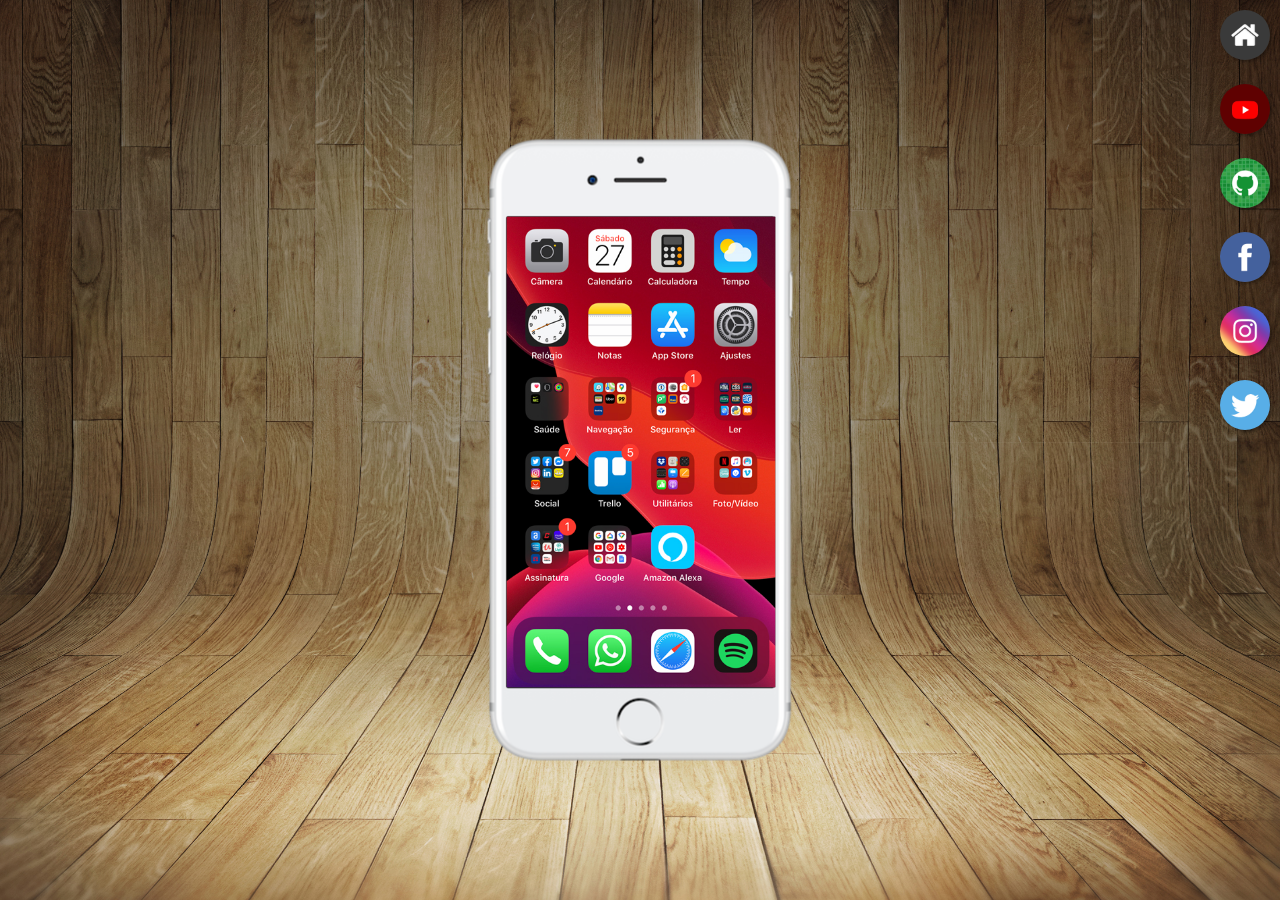
<file: pacote-d013/index.html>
<!DOCTYPE html>
<html lang="pt-br">
<head>
    <meta charset="UTF-8">
    <meta name="viewport" content="width=device-width, initial-scale=1.0">
    <link rel="shortcut icon" href="favicon.ico" type="image/x-icon">
    <link rel="stylesheet" href="pacote-d013/estilos/style.css">
    <title>Projeto Rede Social</title>
</head>
<body>
    <main>
        <section id="telefone">
            <iframe src="home.html" name="tela" id="tela" frameborder="0"></iframe>
        </section>
        <section id="rede-social">
            <a href="home.html" target="tela"><img src="imagens/logo-home.jpg" alt="home"> </a><br>
            <a href="../youtube.html" target="tela"><img src="imagens/logo-youtube.jpg" alt="youtube"> </a><br>
            <a href="../github.html" target="tela"><img src="imagens/logo-github.jpg" alt="github"> </a><br>
            <a href="../facebook.html" target="tela"><img src="imagens/logo-facebook.jpg" alt="facebook"> </a><br>
            <a href="../instagram.html" target="tela"><img src="imagens/logo-instagram.jpg" alt="instagram"> </a><br>
            <a href="../x(old_twitter).html" target="tela"><img src="imagens/logo-twitter.jpg" alt="x"> </a>
        </section>
    </main>
</body>
</html>
</file>
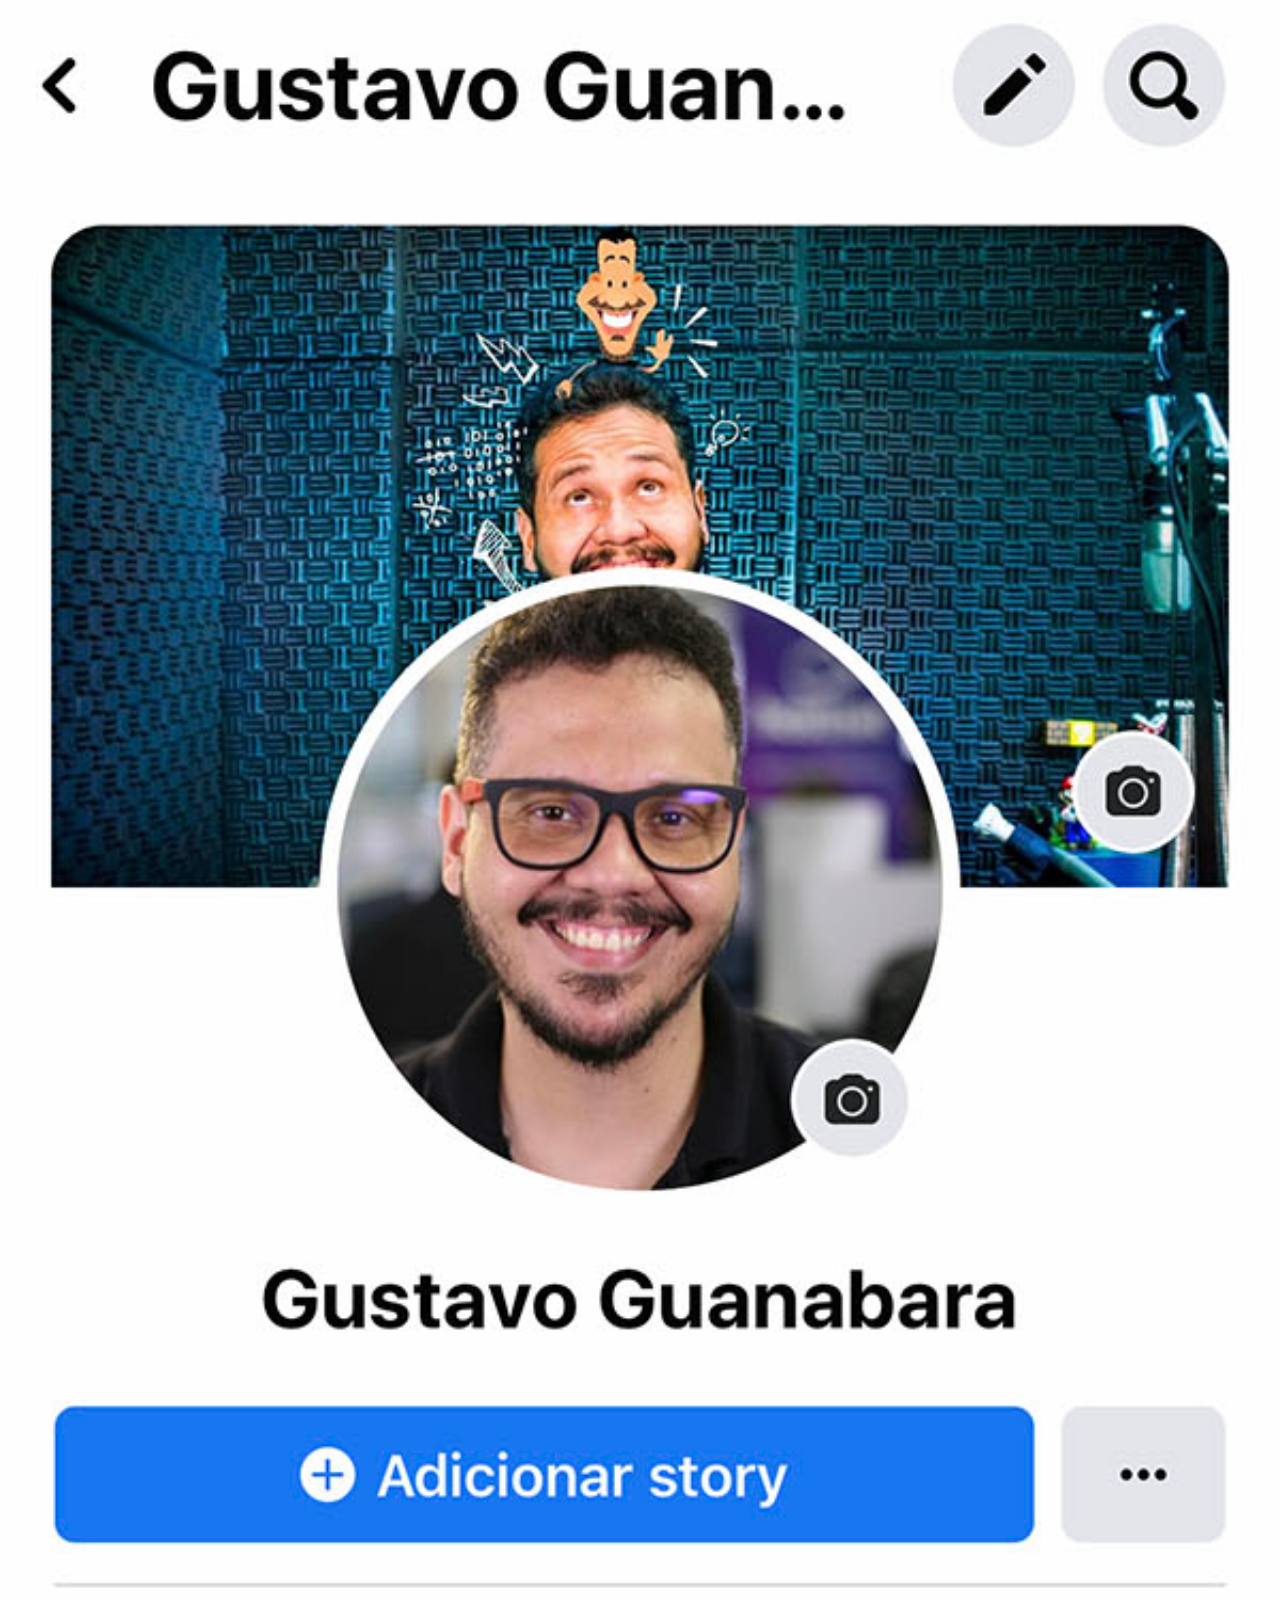
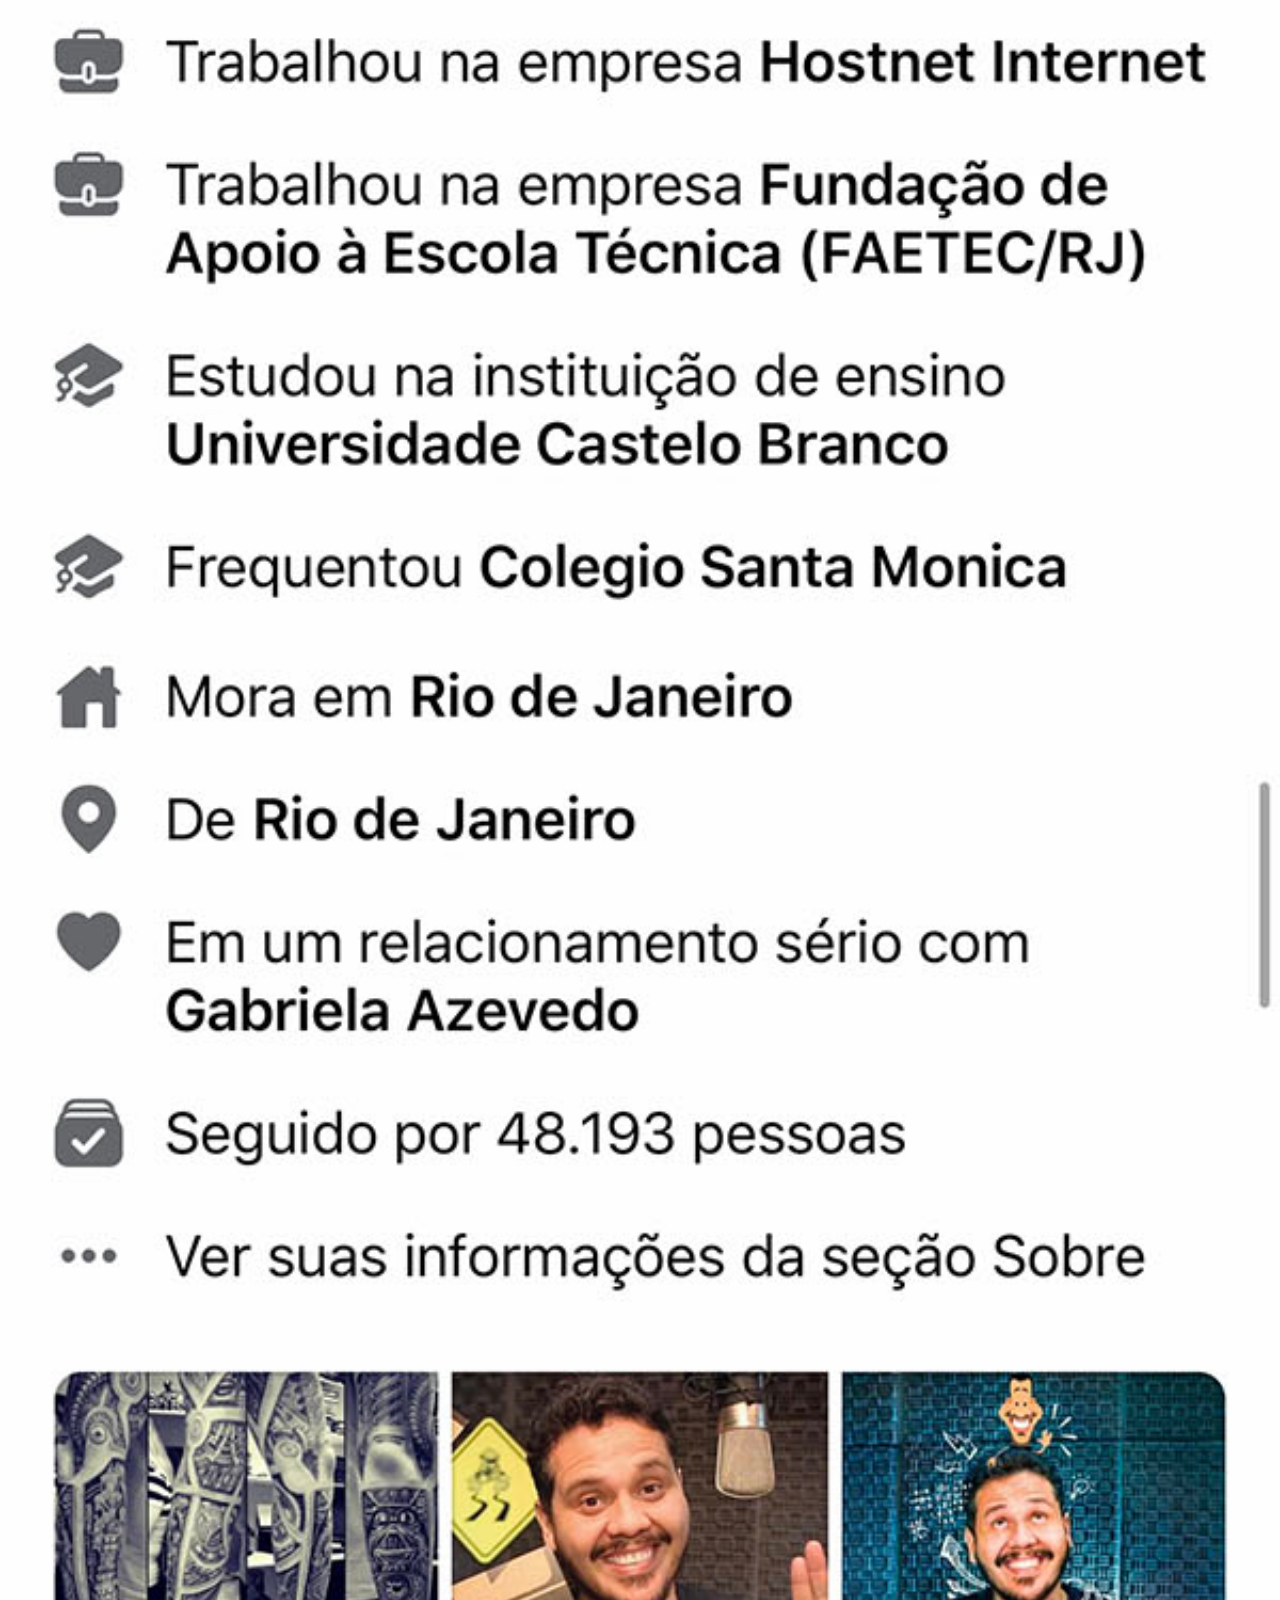
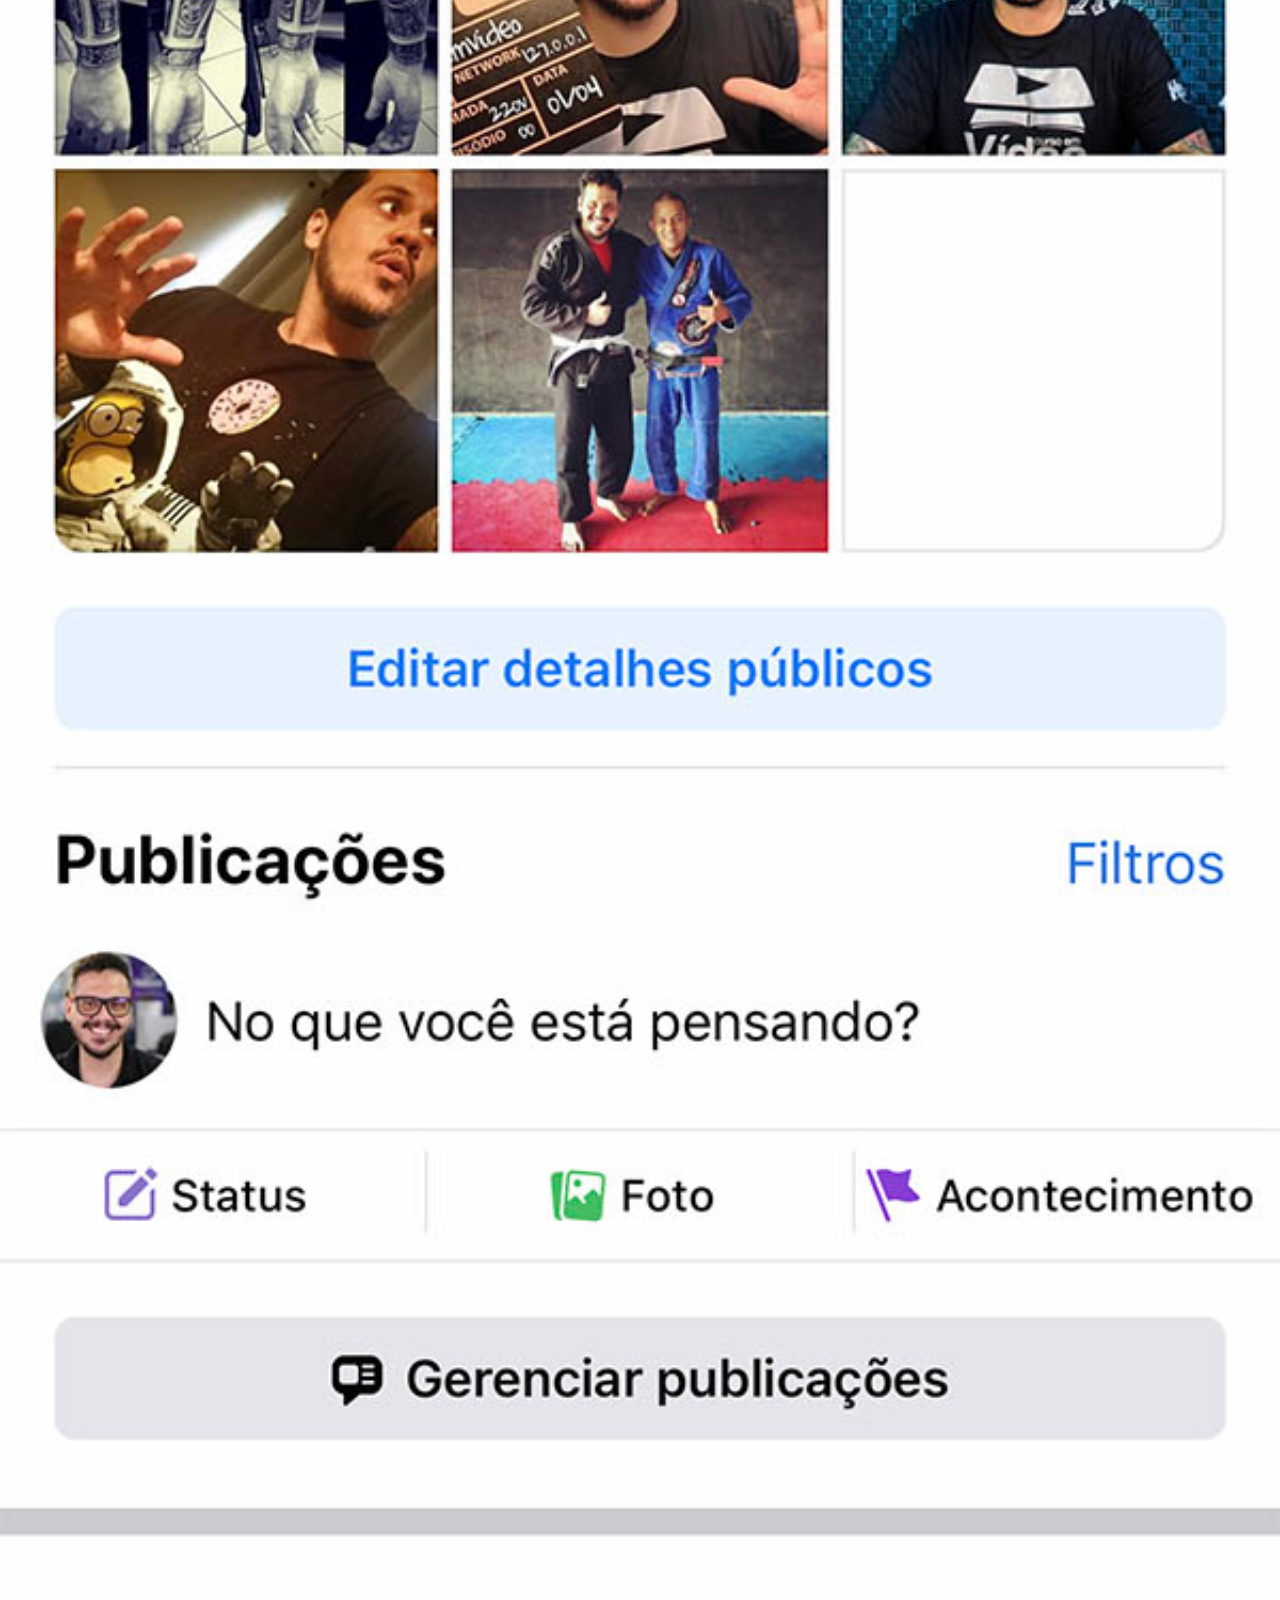
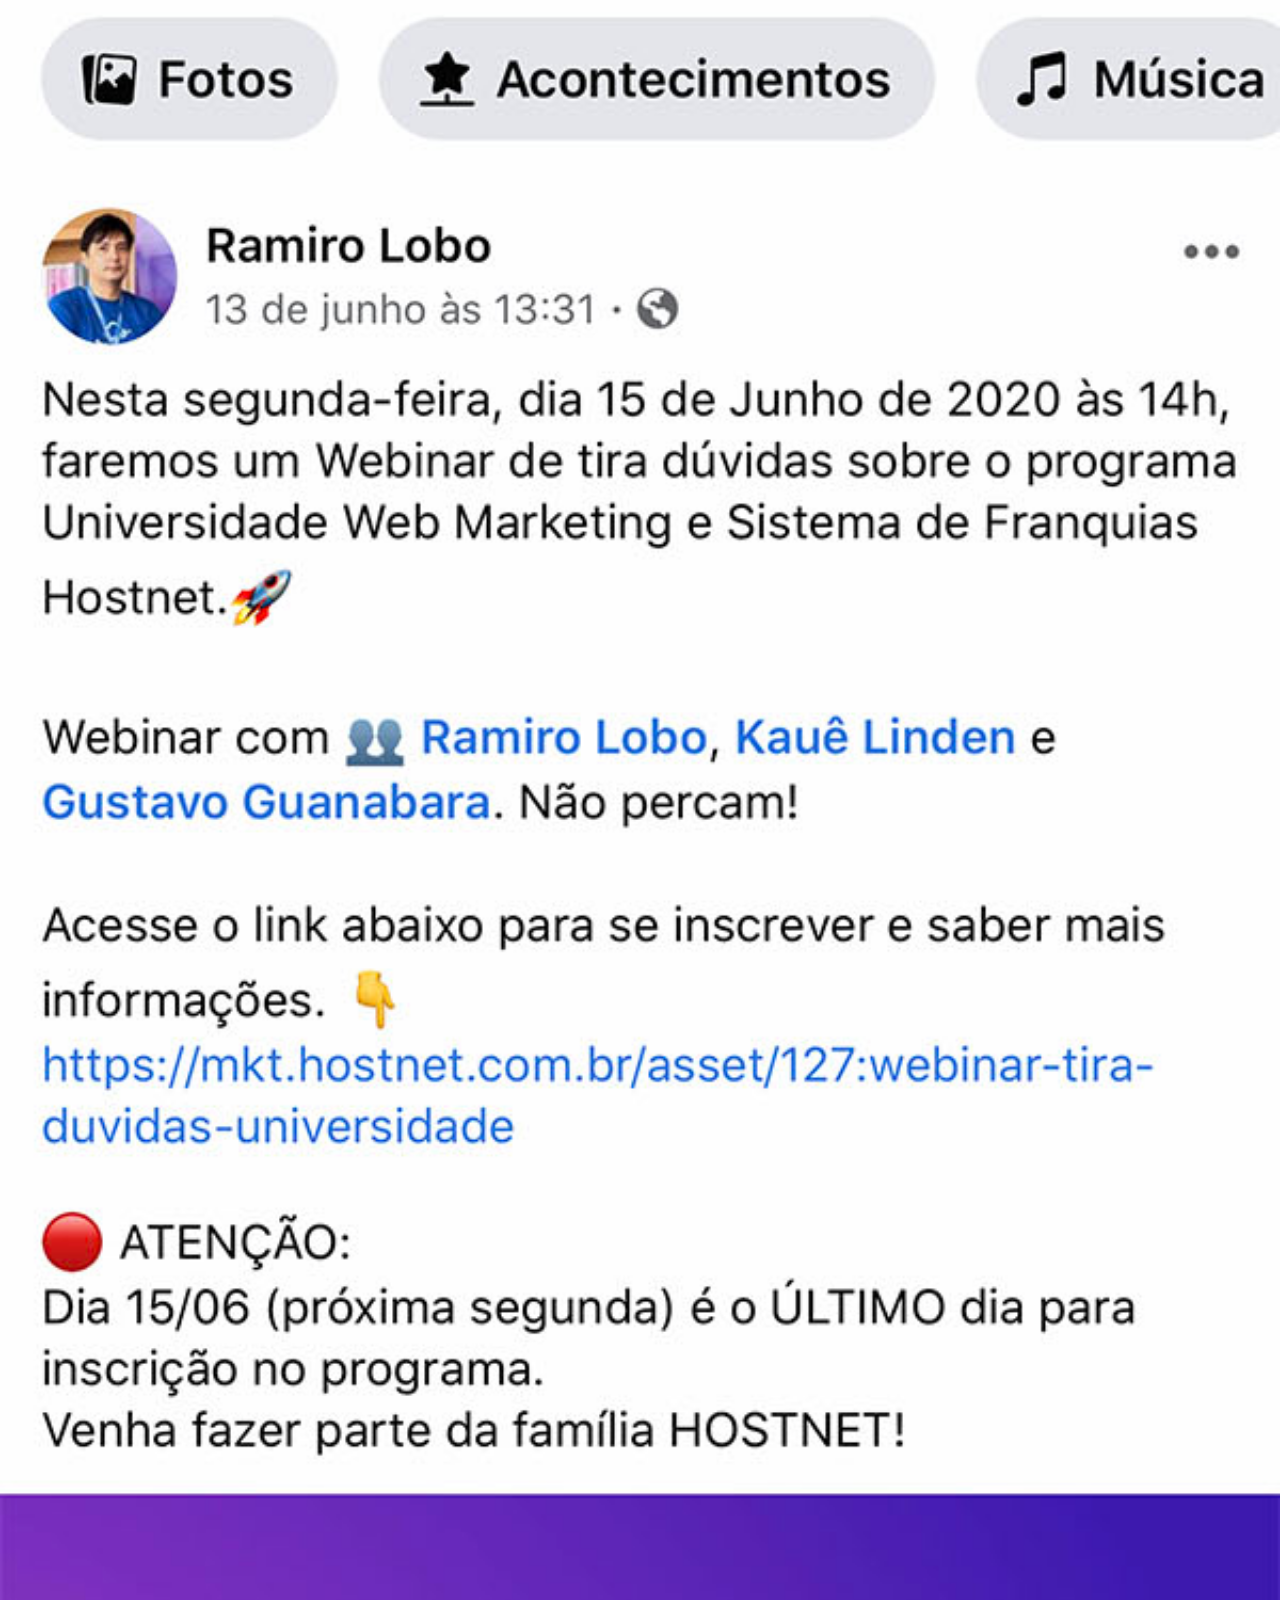
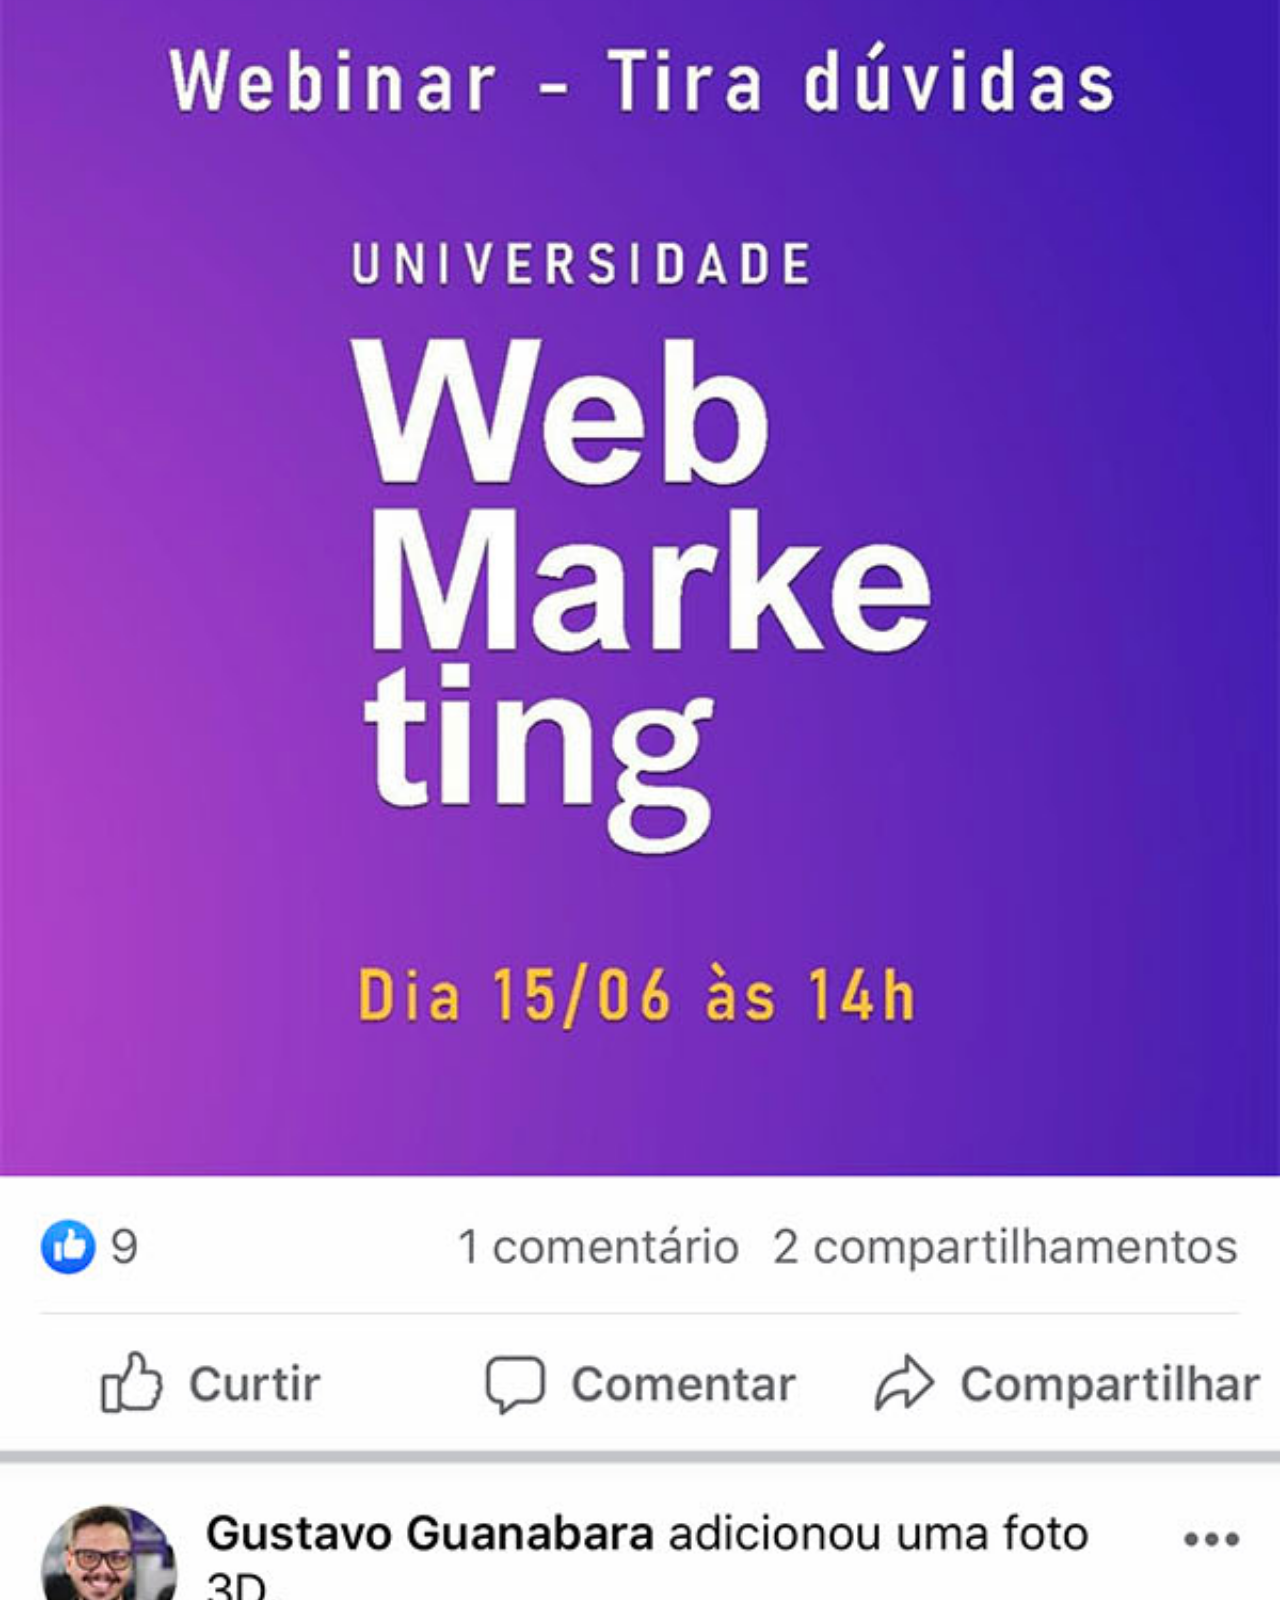
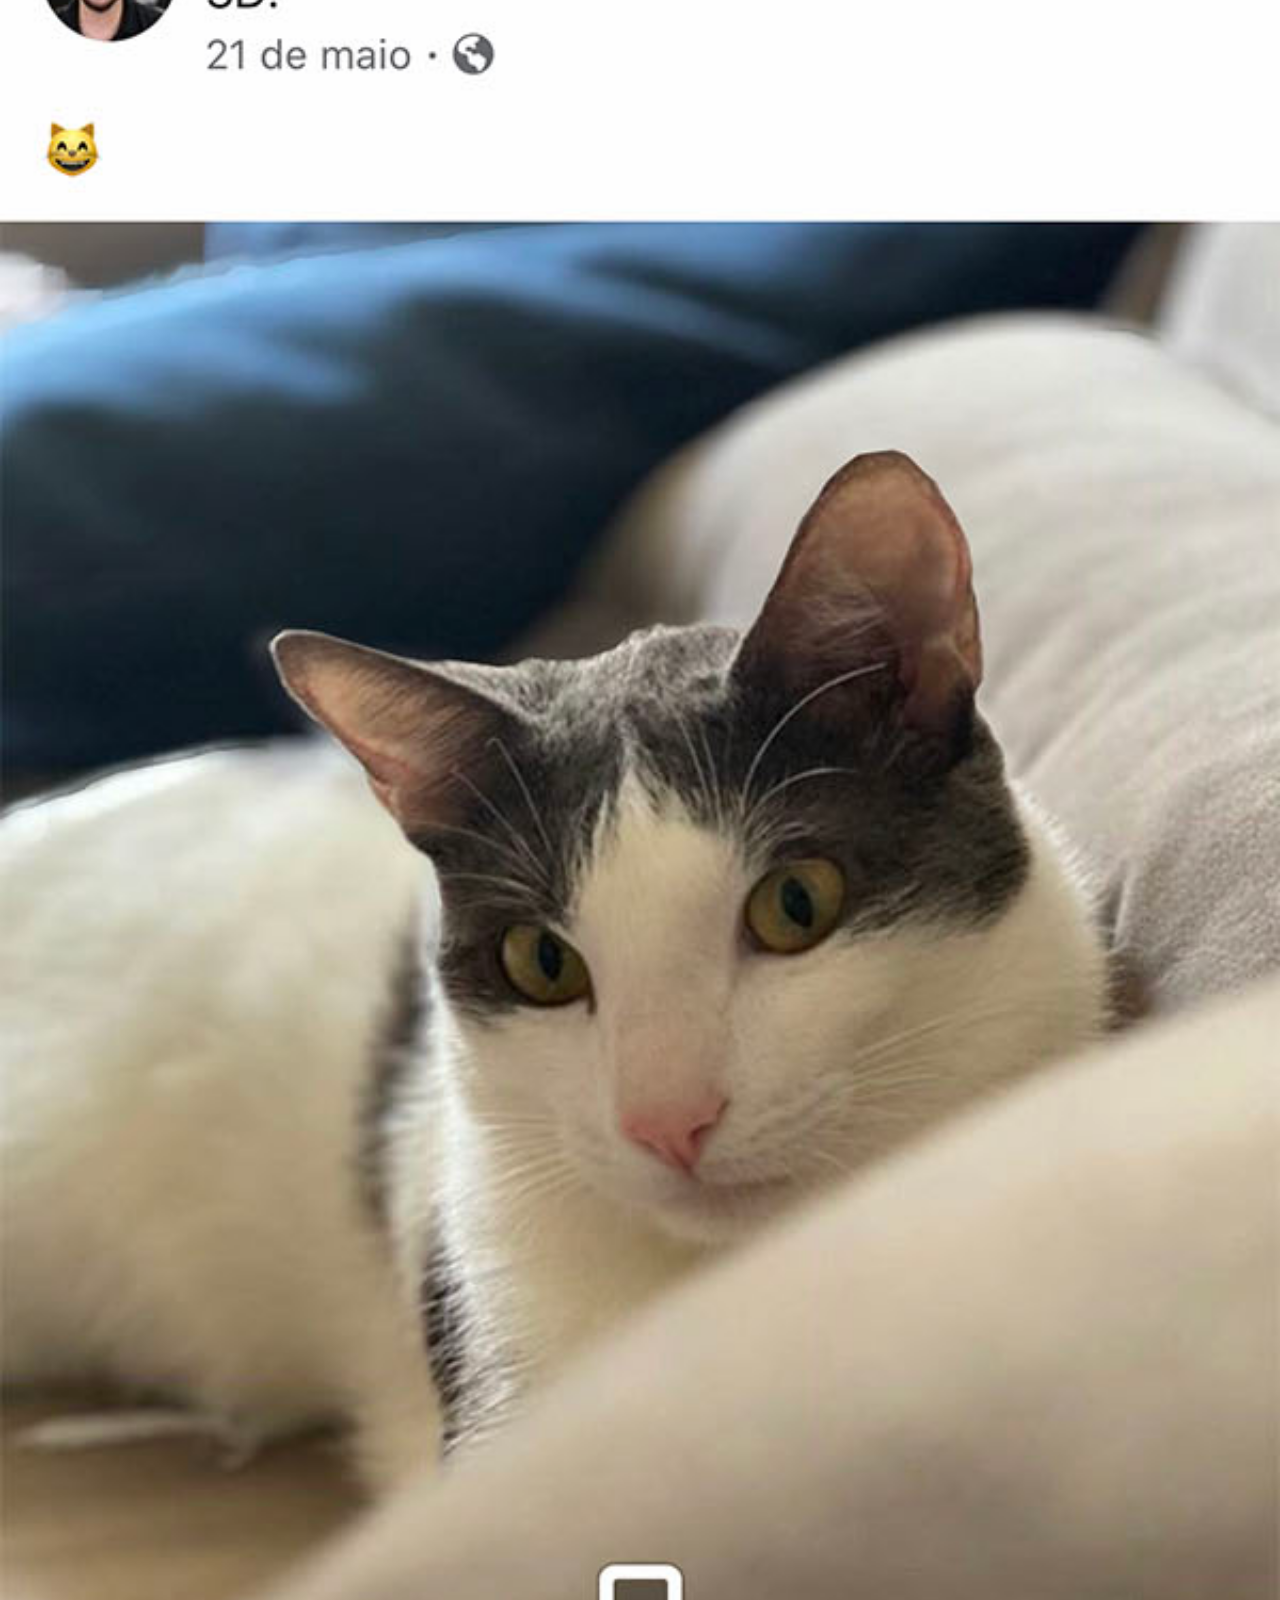
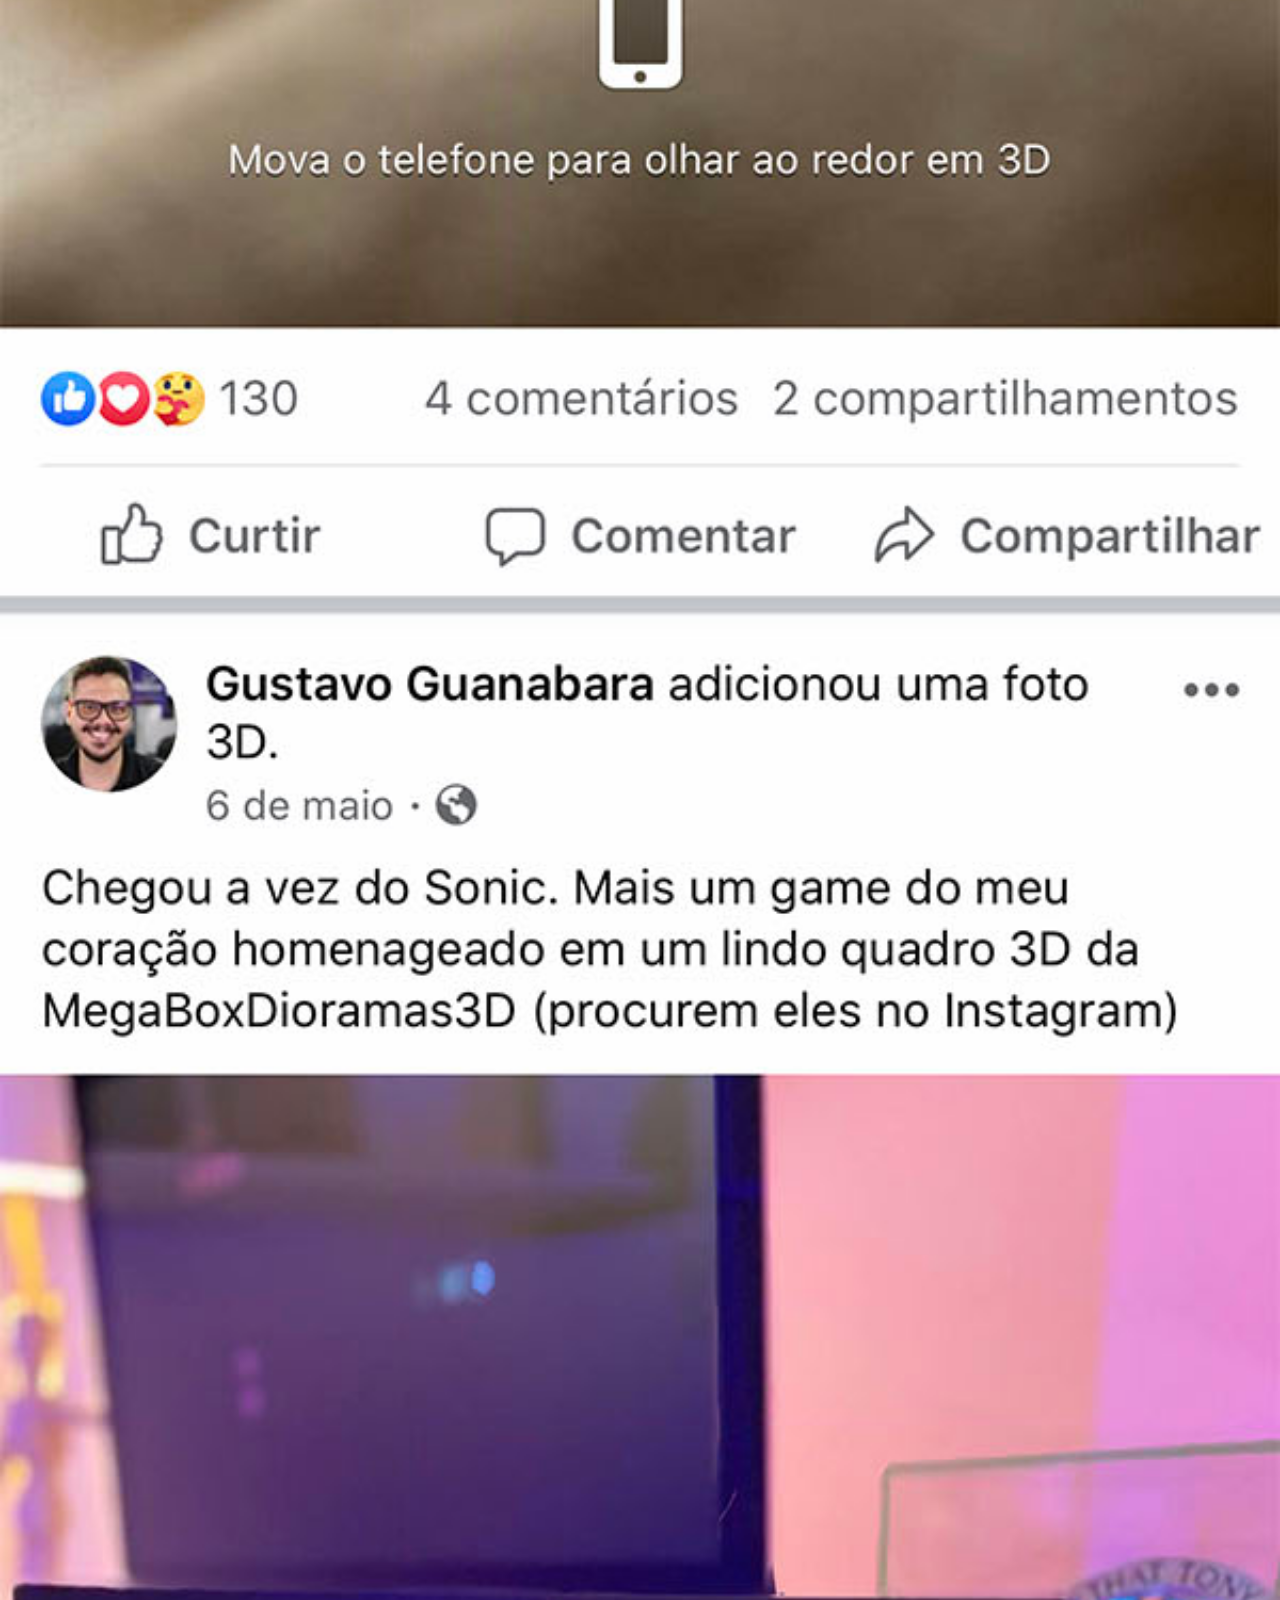
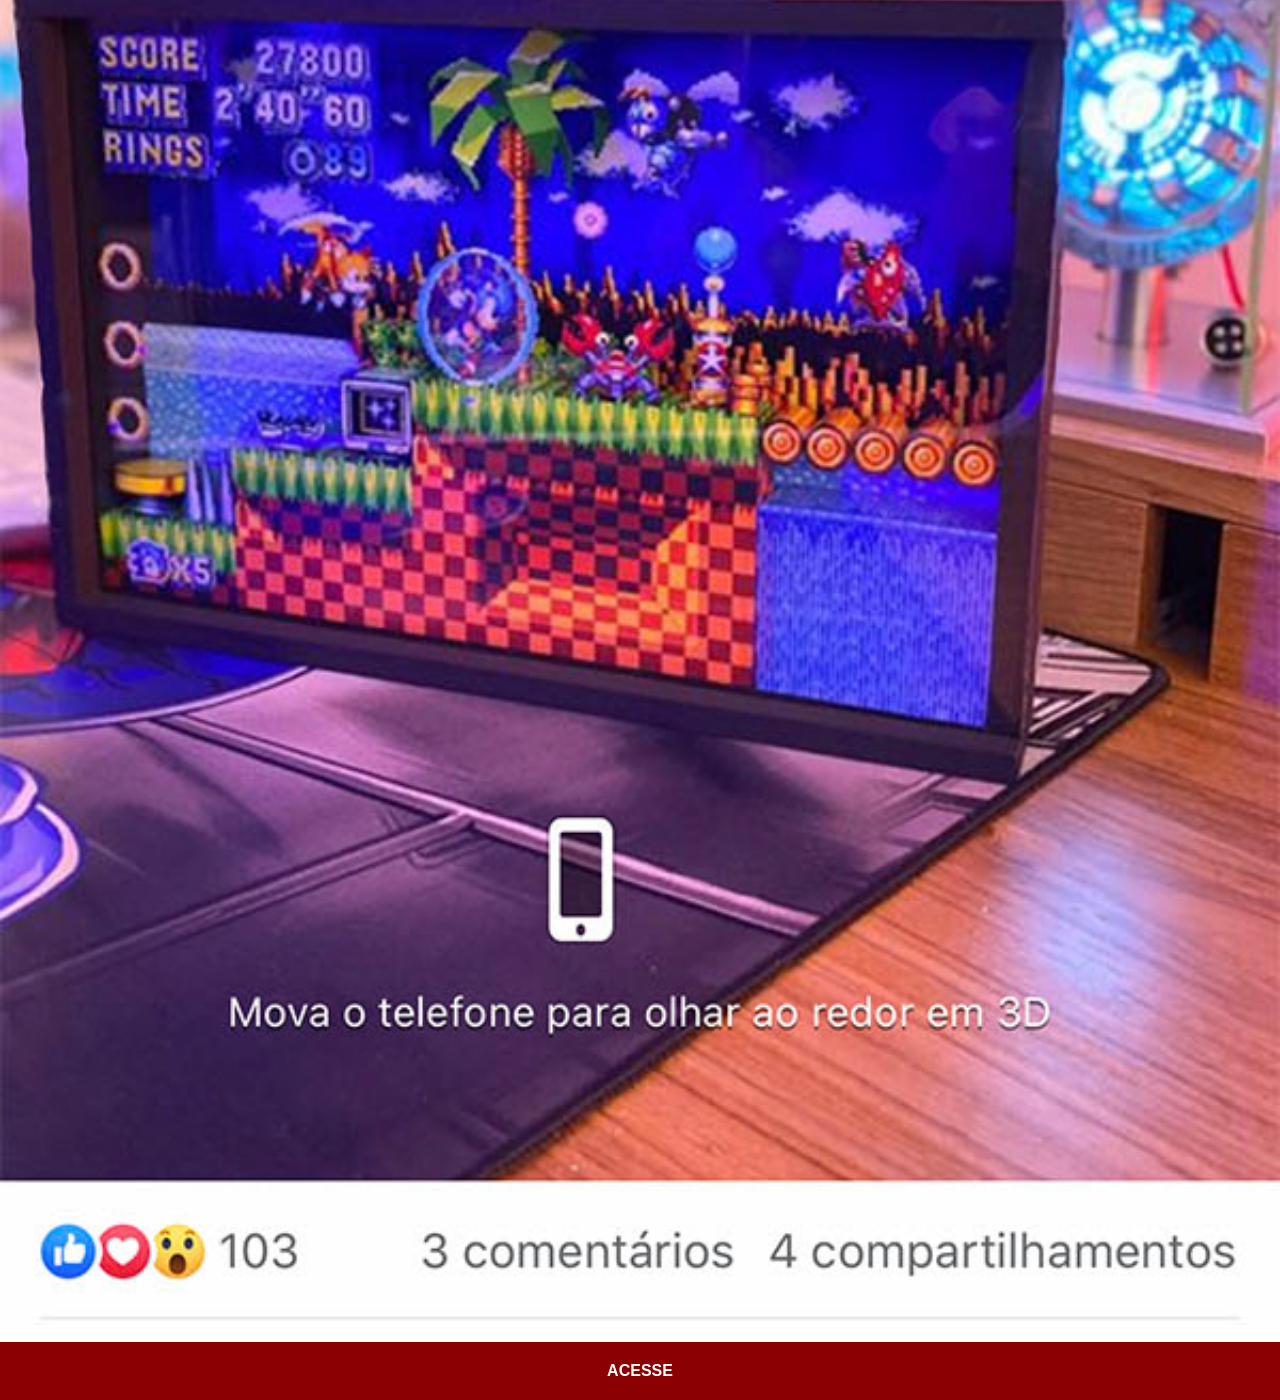
<file: facebook.html>
<!DOCTYPE html>
<html lang="pt-br">
<head>
    <meta charset="UTF-8">
    <meta name="viewport" content="width=device-width, initial-scale=1.0">
    <link rel="stylesheet" href="estilos/social.css">
    <title>Facebook</title>
</head>
<body>
    <img src="pacote-d013/imagens/tela-facebook.jpg" alt="">
    <a href="https://www.facebook.com/gustavoguanabara/?locale=pt_BR">ACESSE</a>
</body>
</html>
</file>
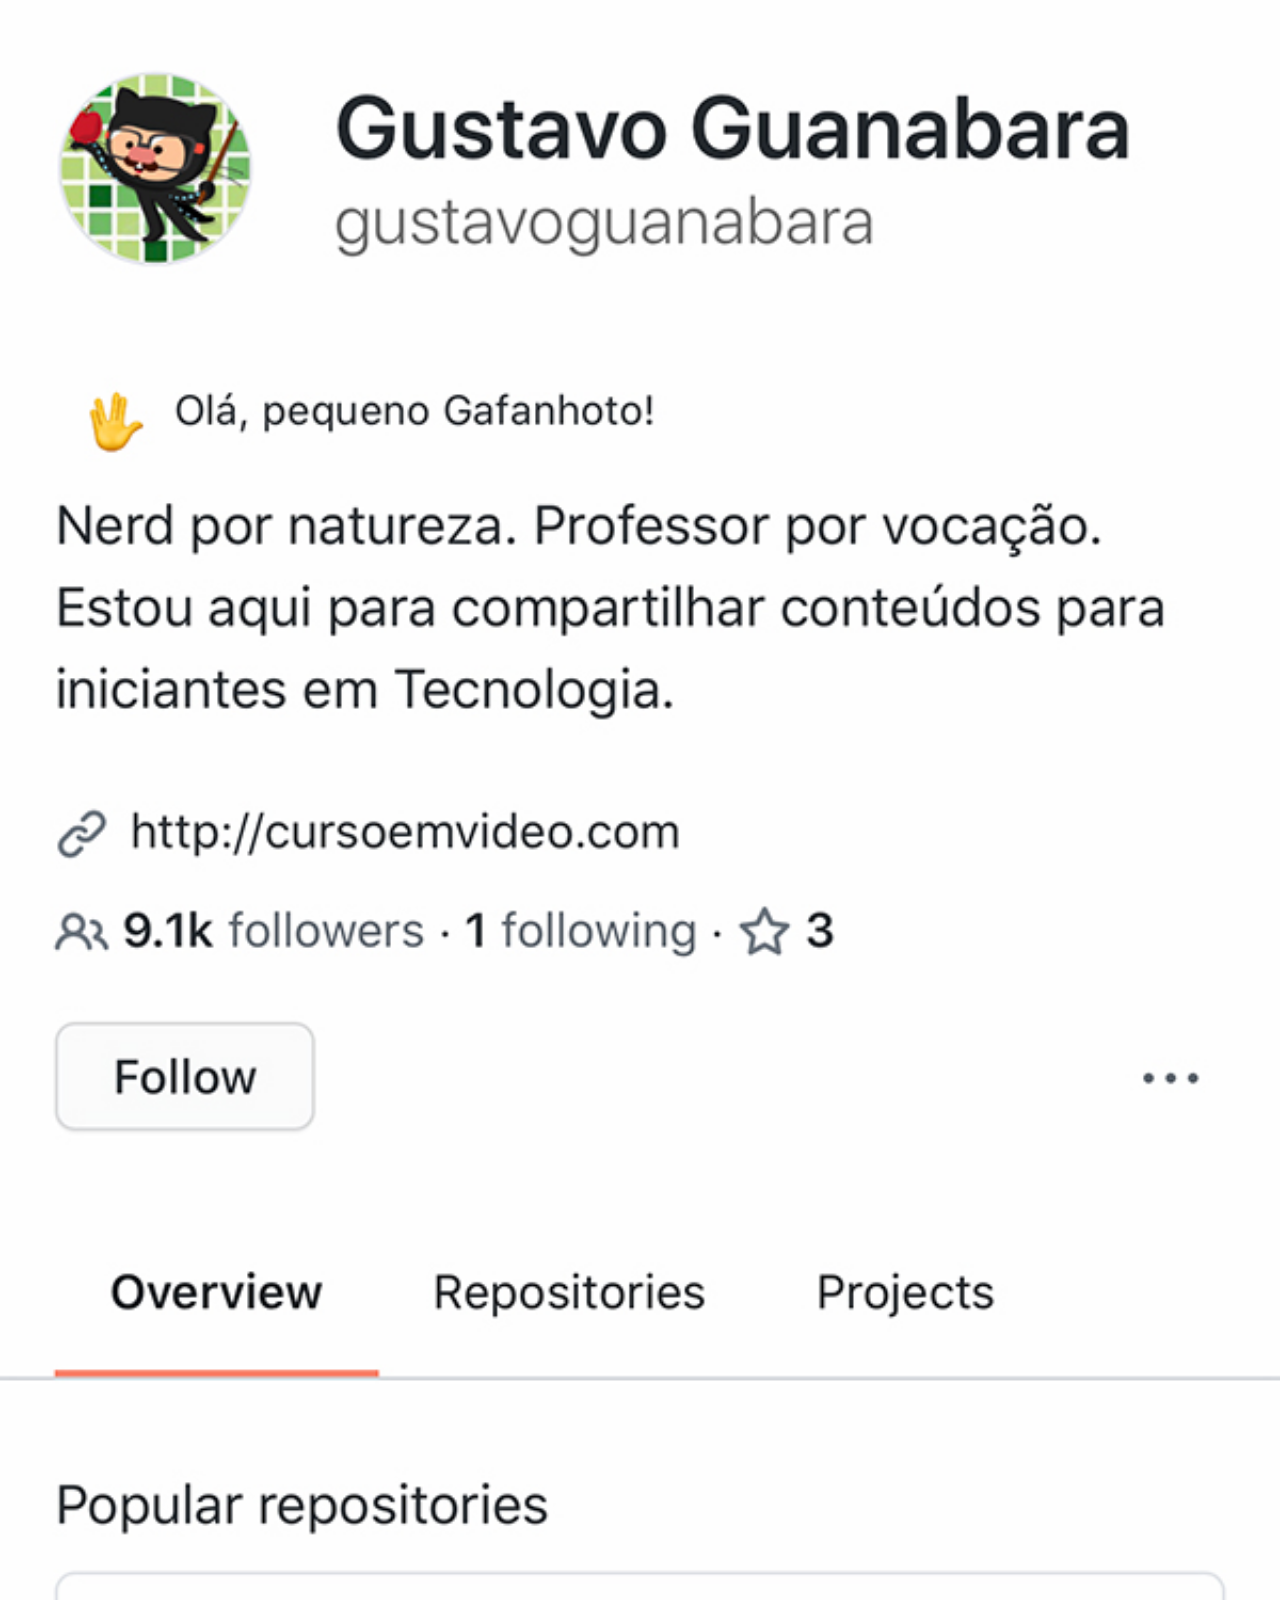
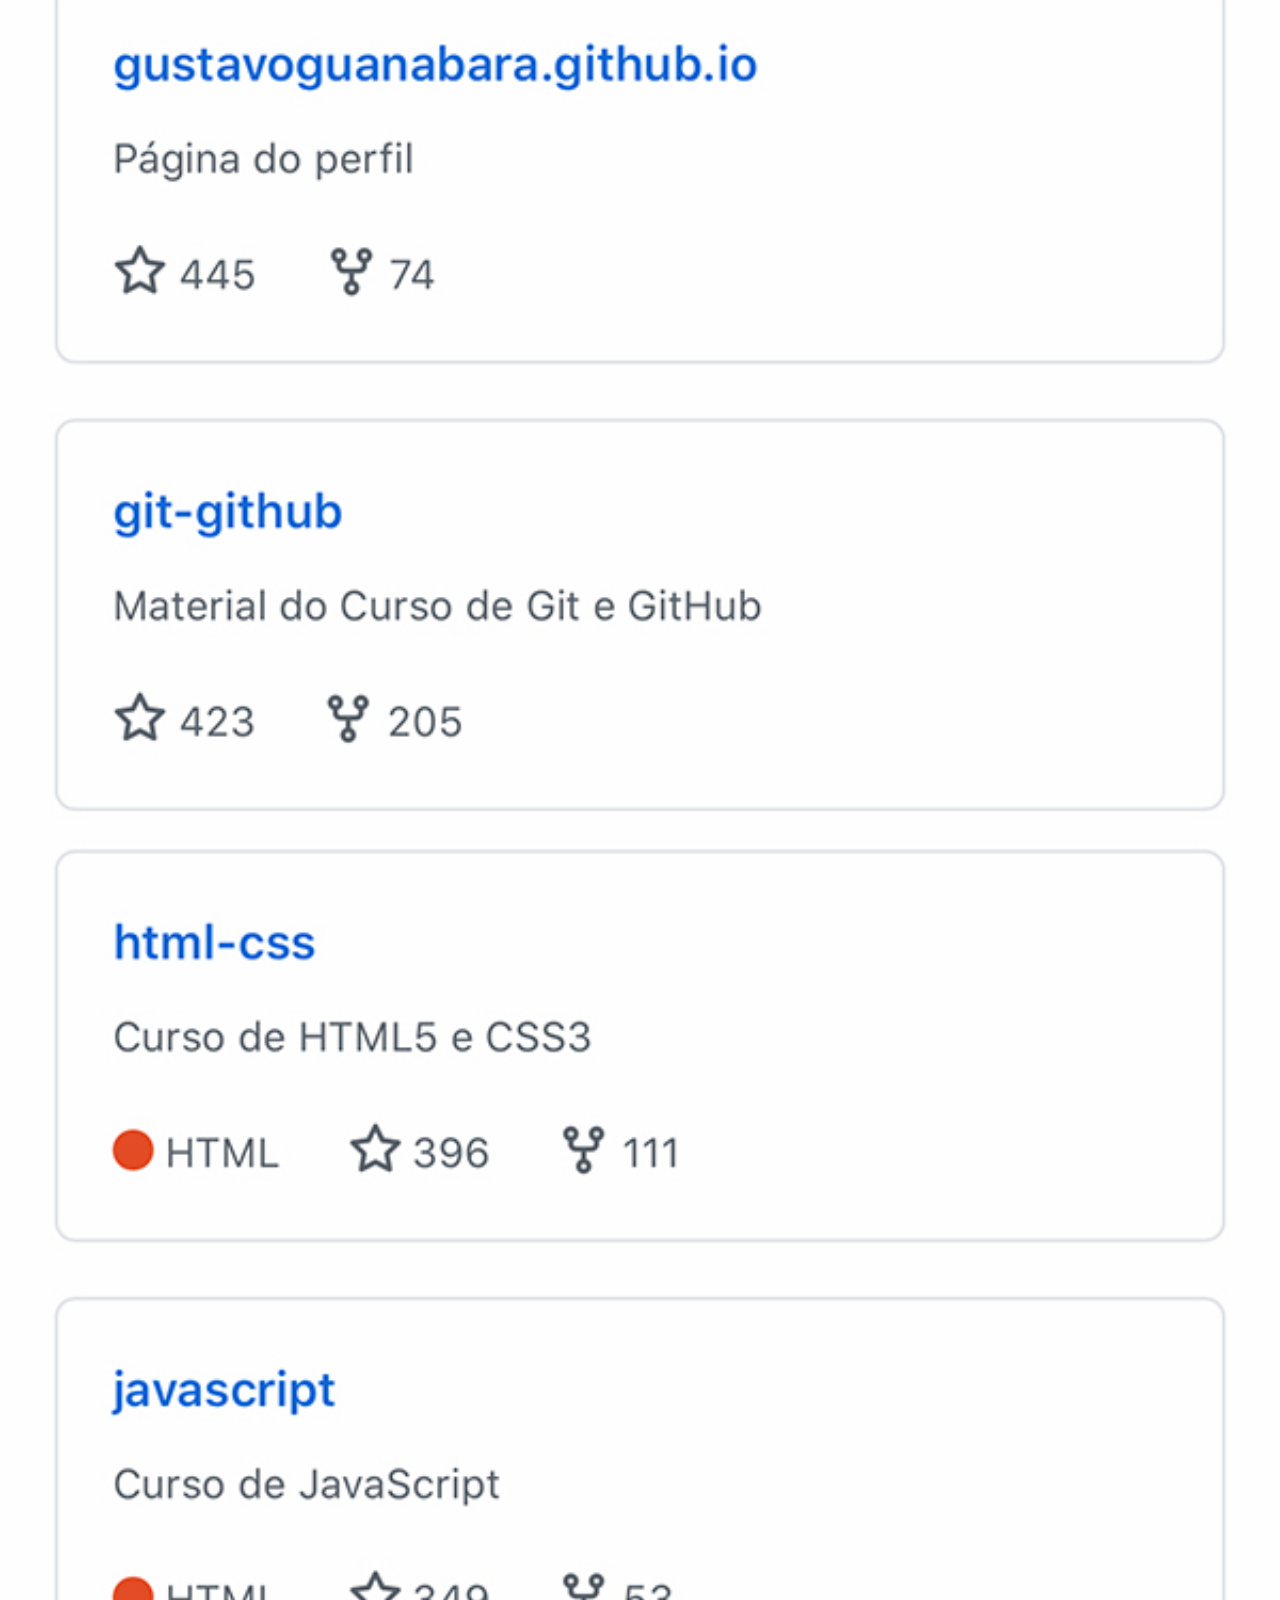
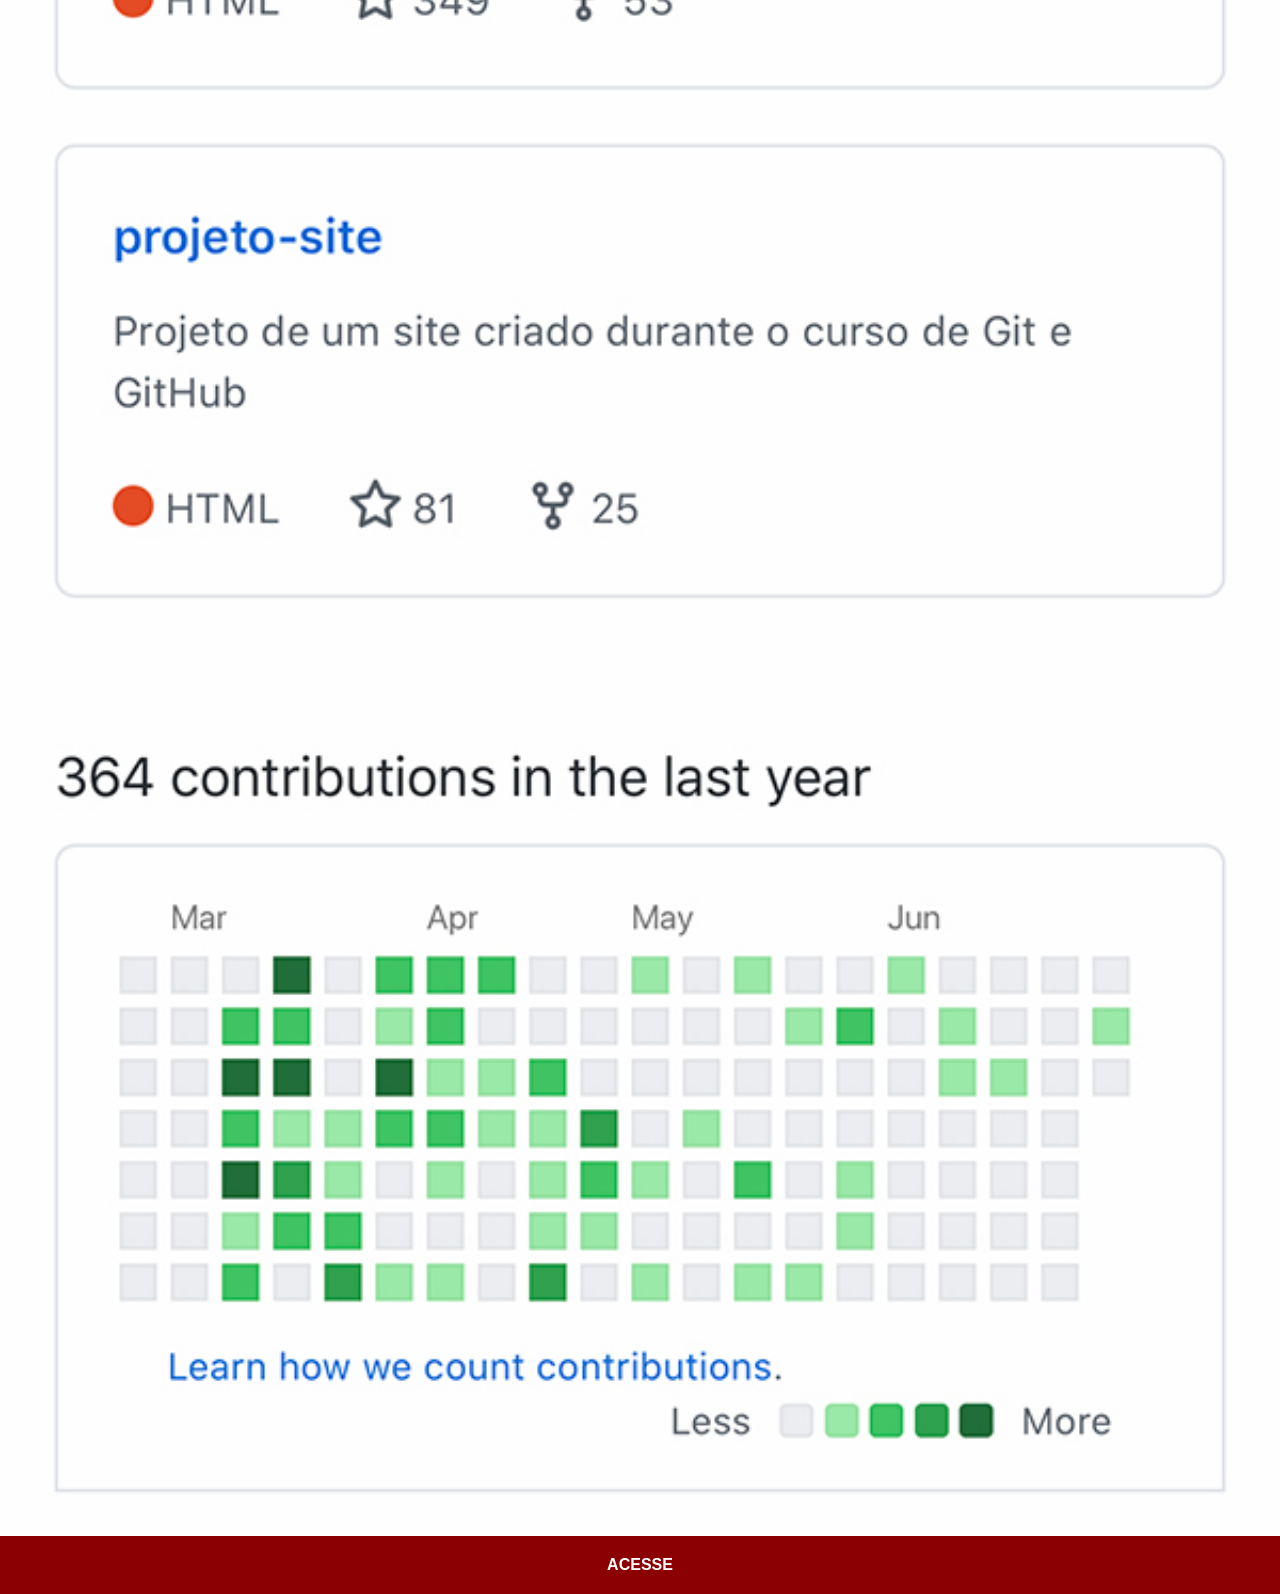
<file: github.html>
<!DOCTYPE html>
<html lang="pt-br">
<head>
    <meta charset="UTF-8">
    <meta name="viewport" content="width=device-width, initial-scale=1.0">
    <link rel="stylesheet" href="estilos/social.css">
    <title>GitHub</title>
</head>
<body>
    <img src="pacote-d013/imagens/tela-github.jpg" alt="">
    <a href="https://github.com/neanthertal-albino" target="_blank">ACESSE</a>
</body>
</html>
</file>
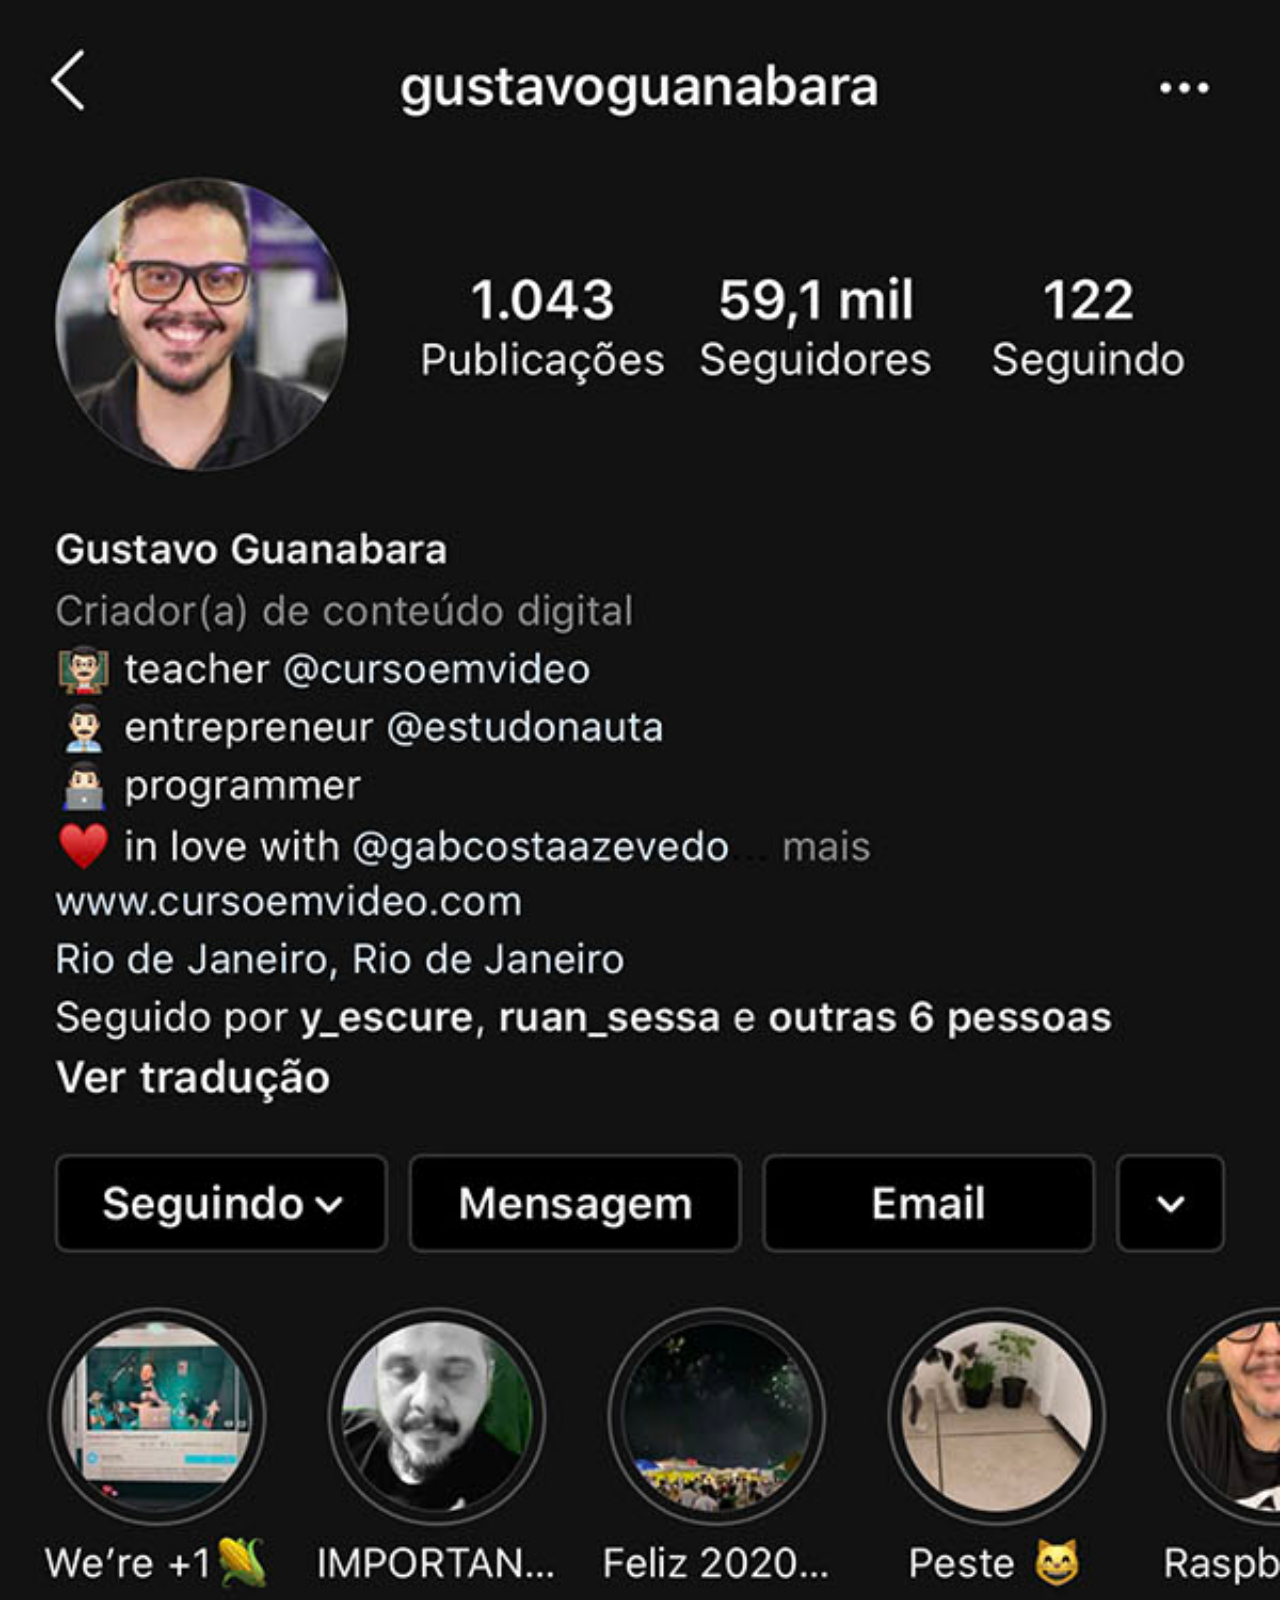
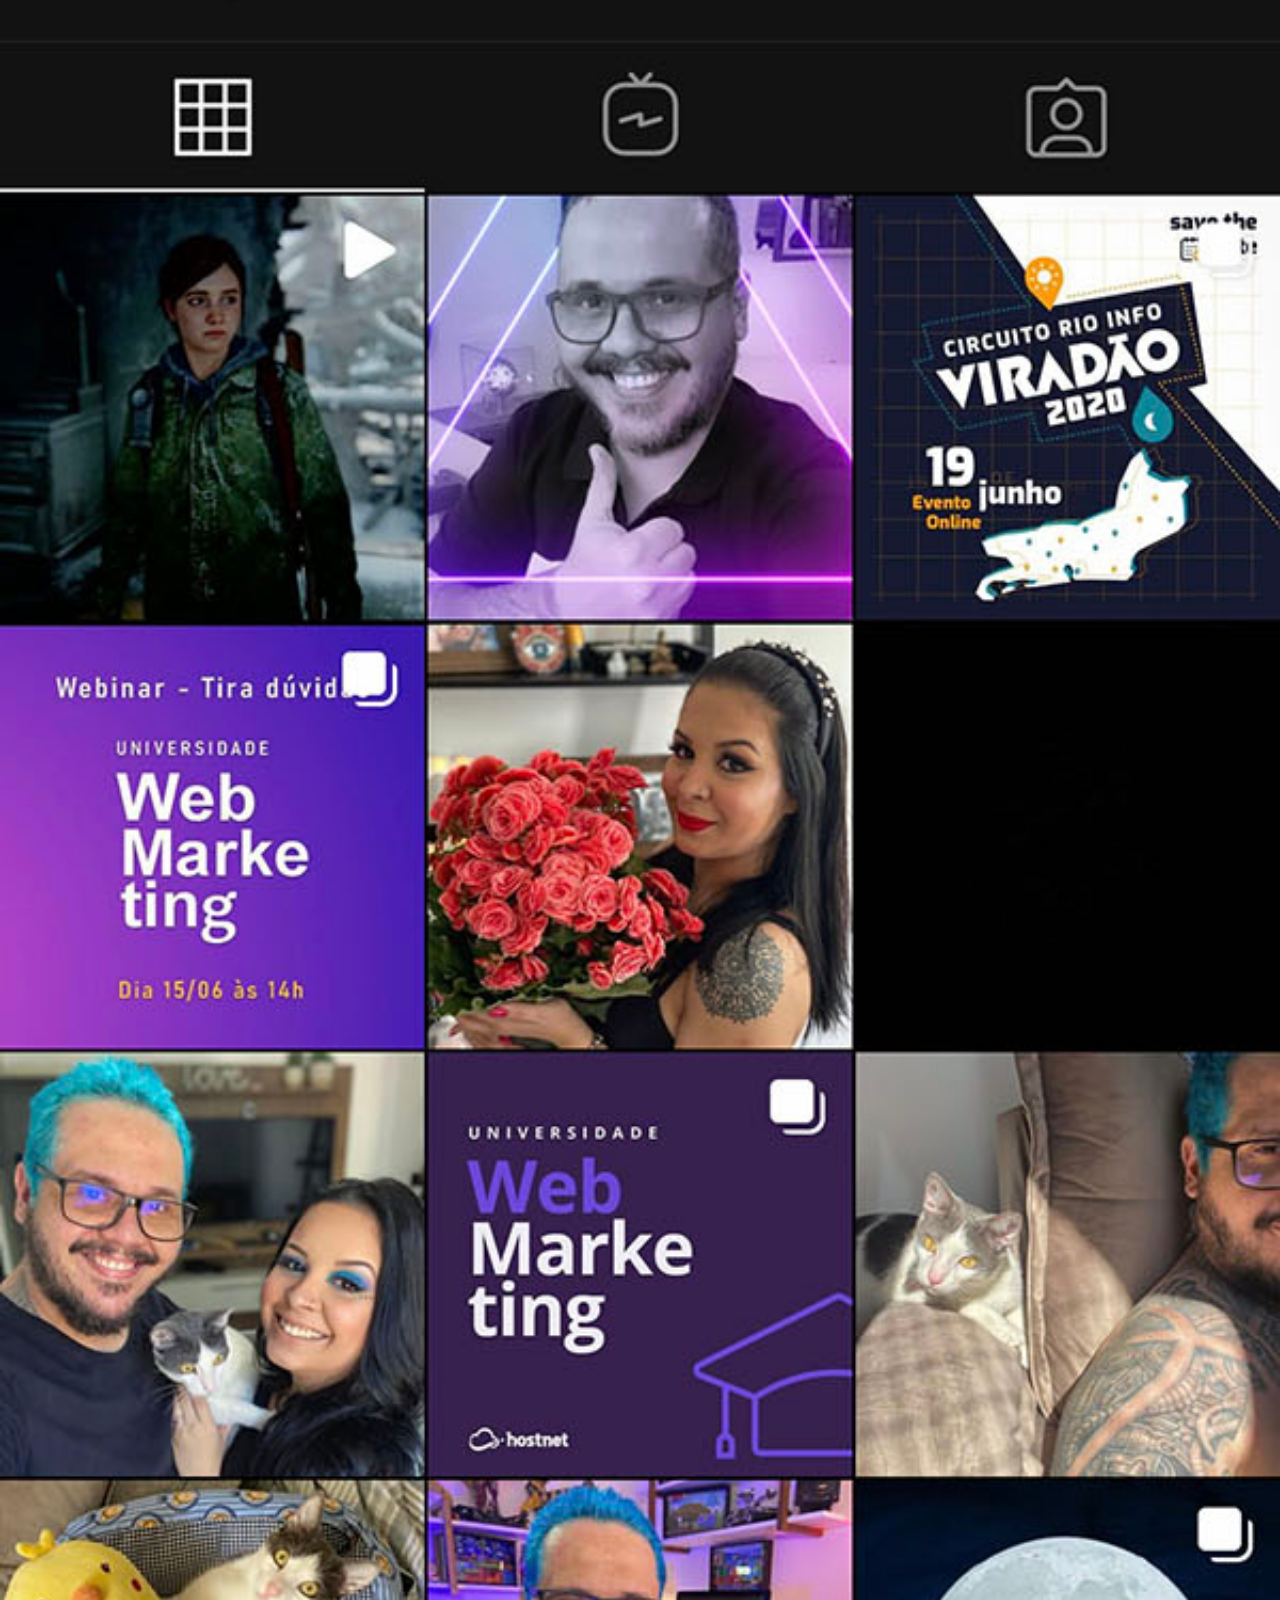
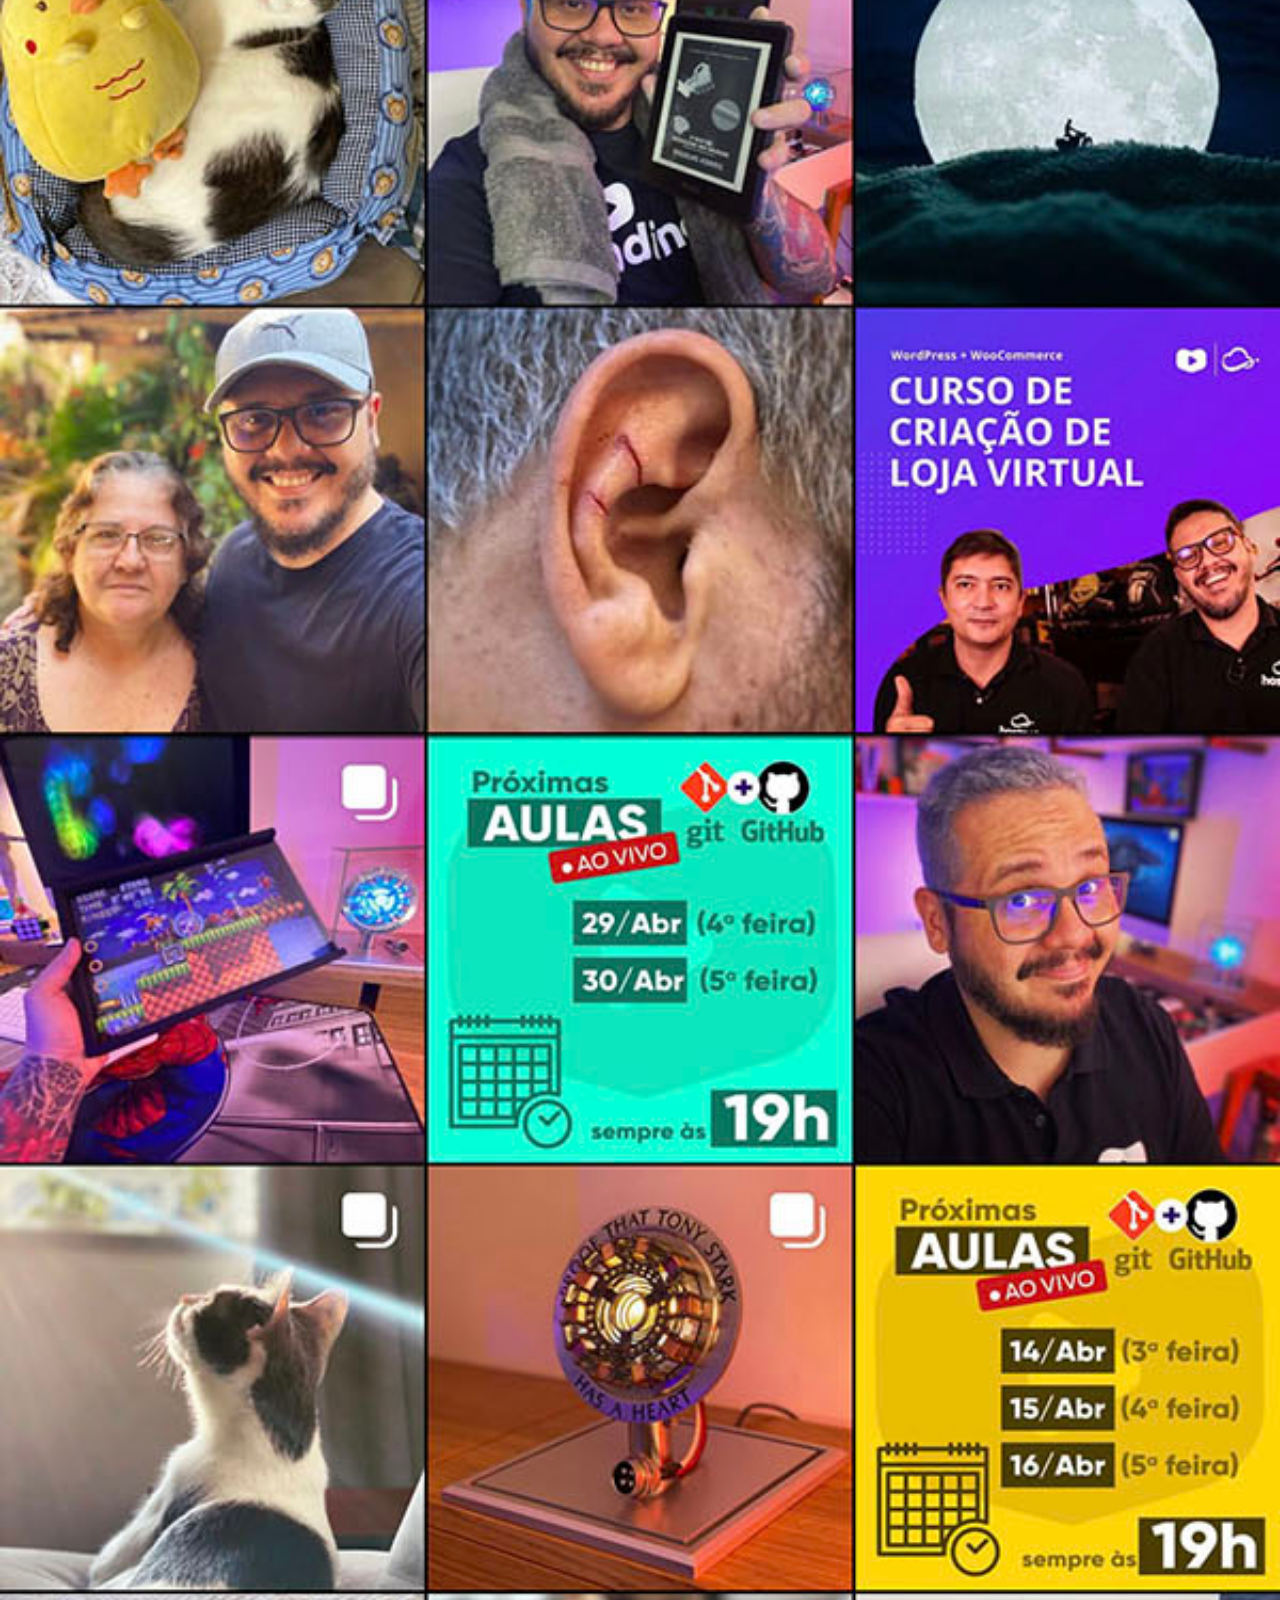
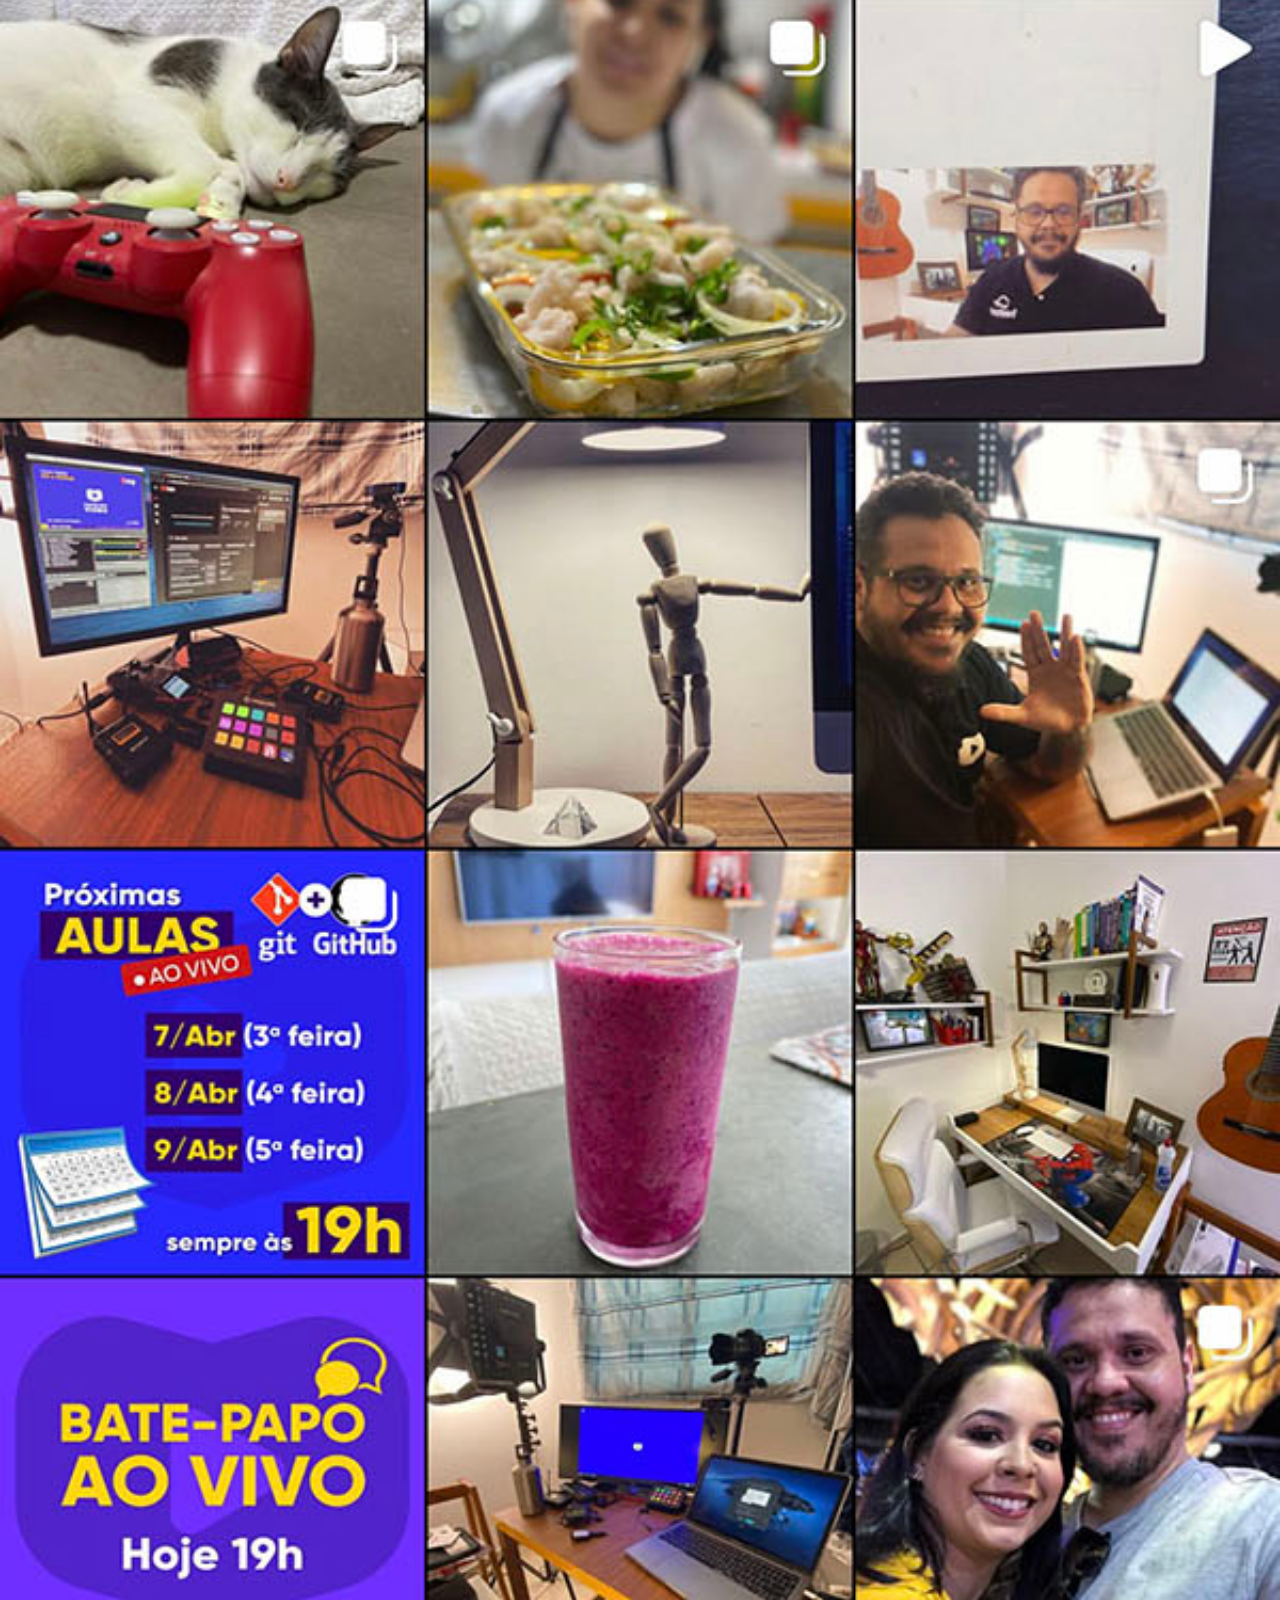
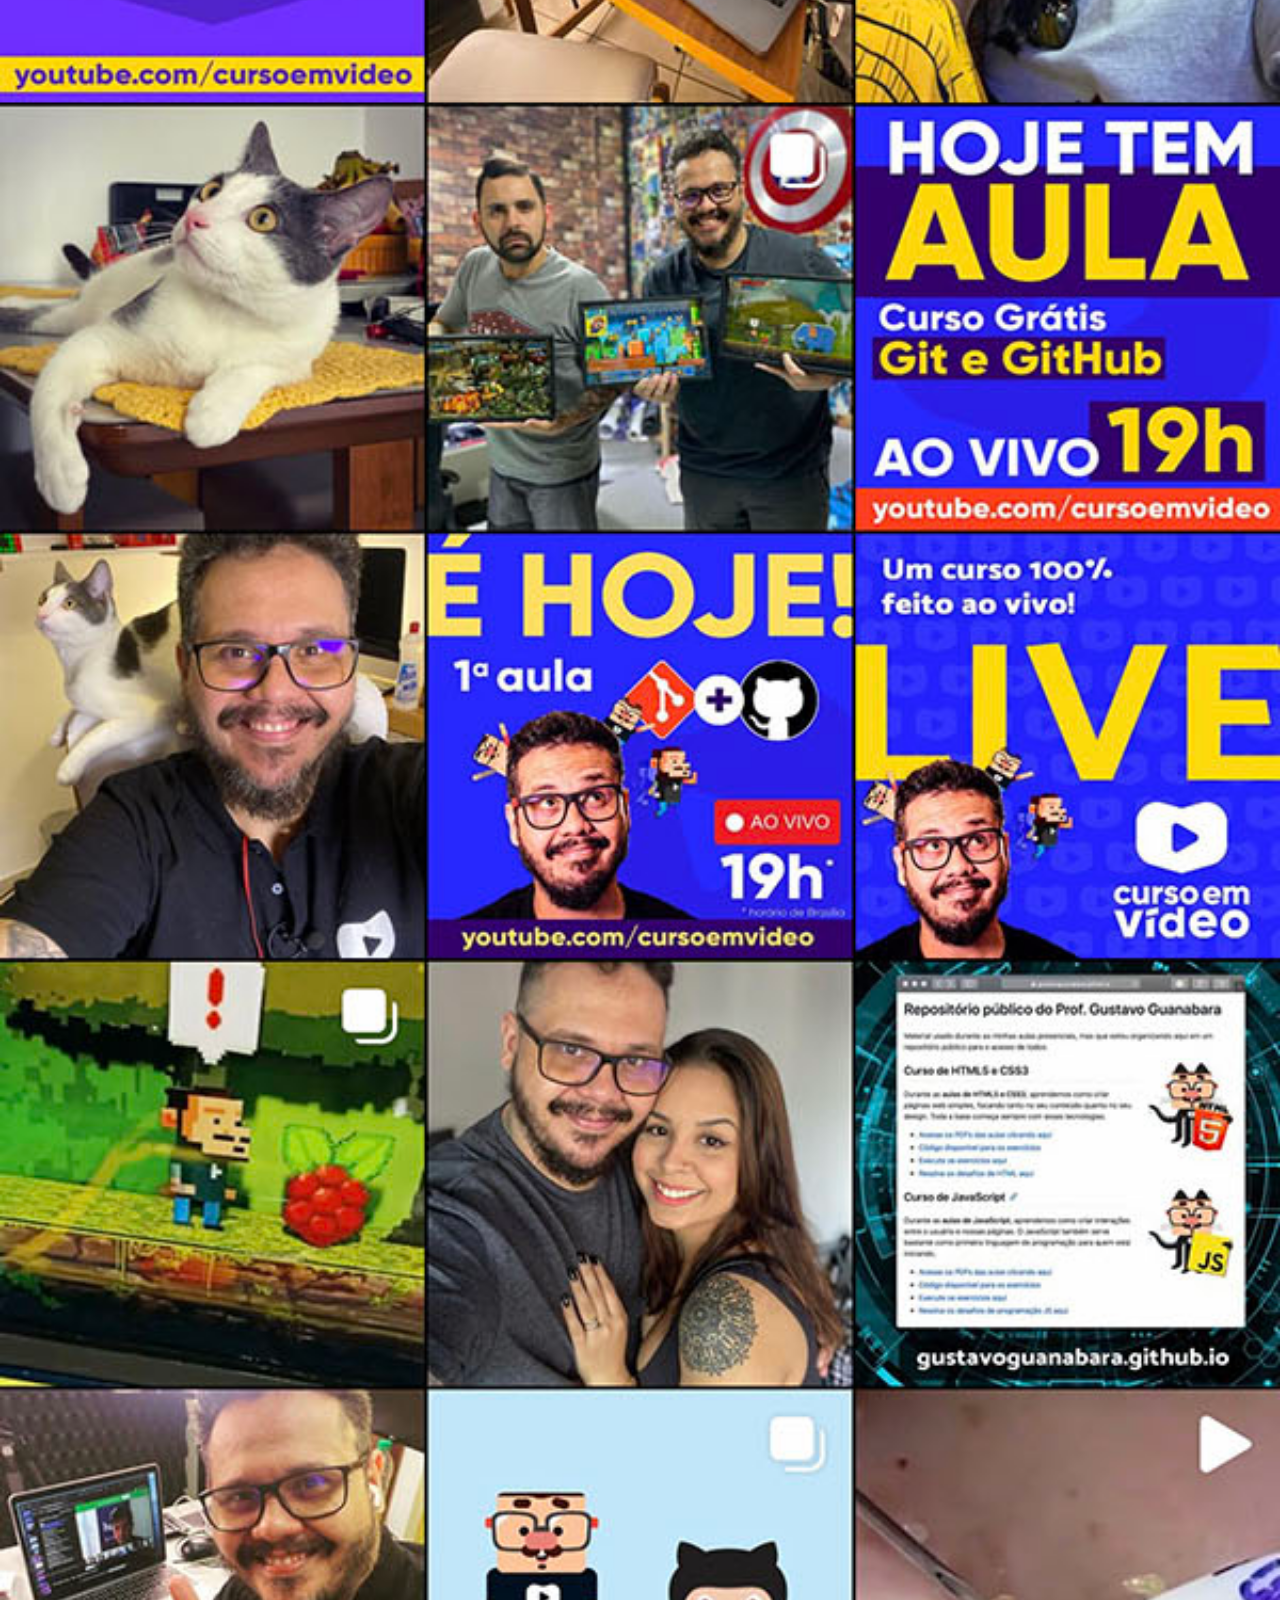
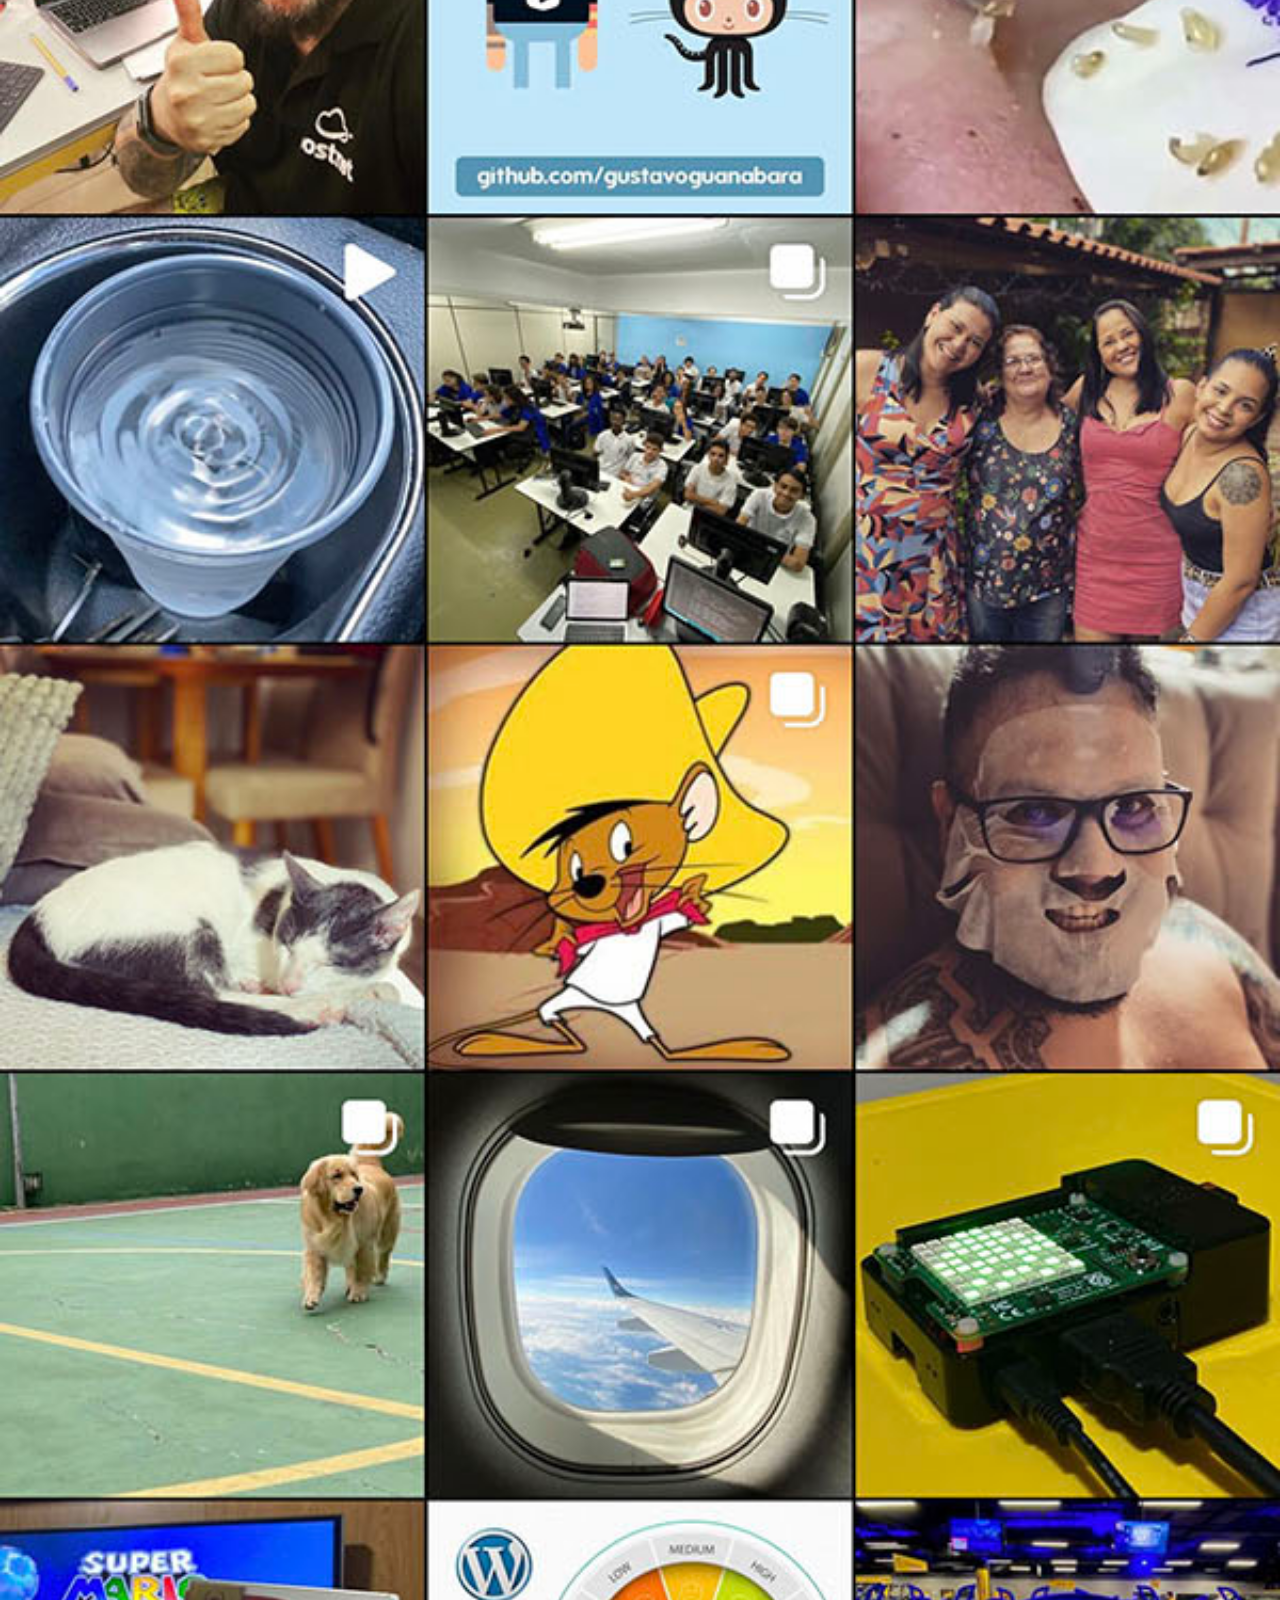
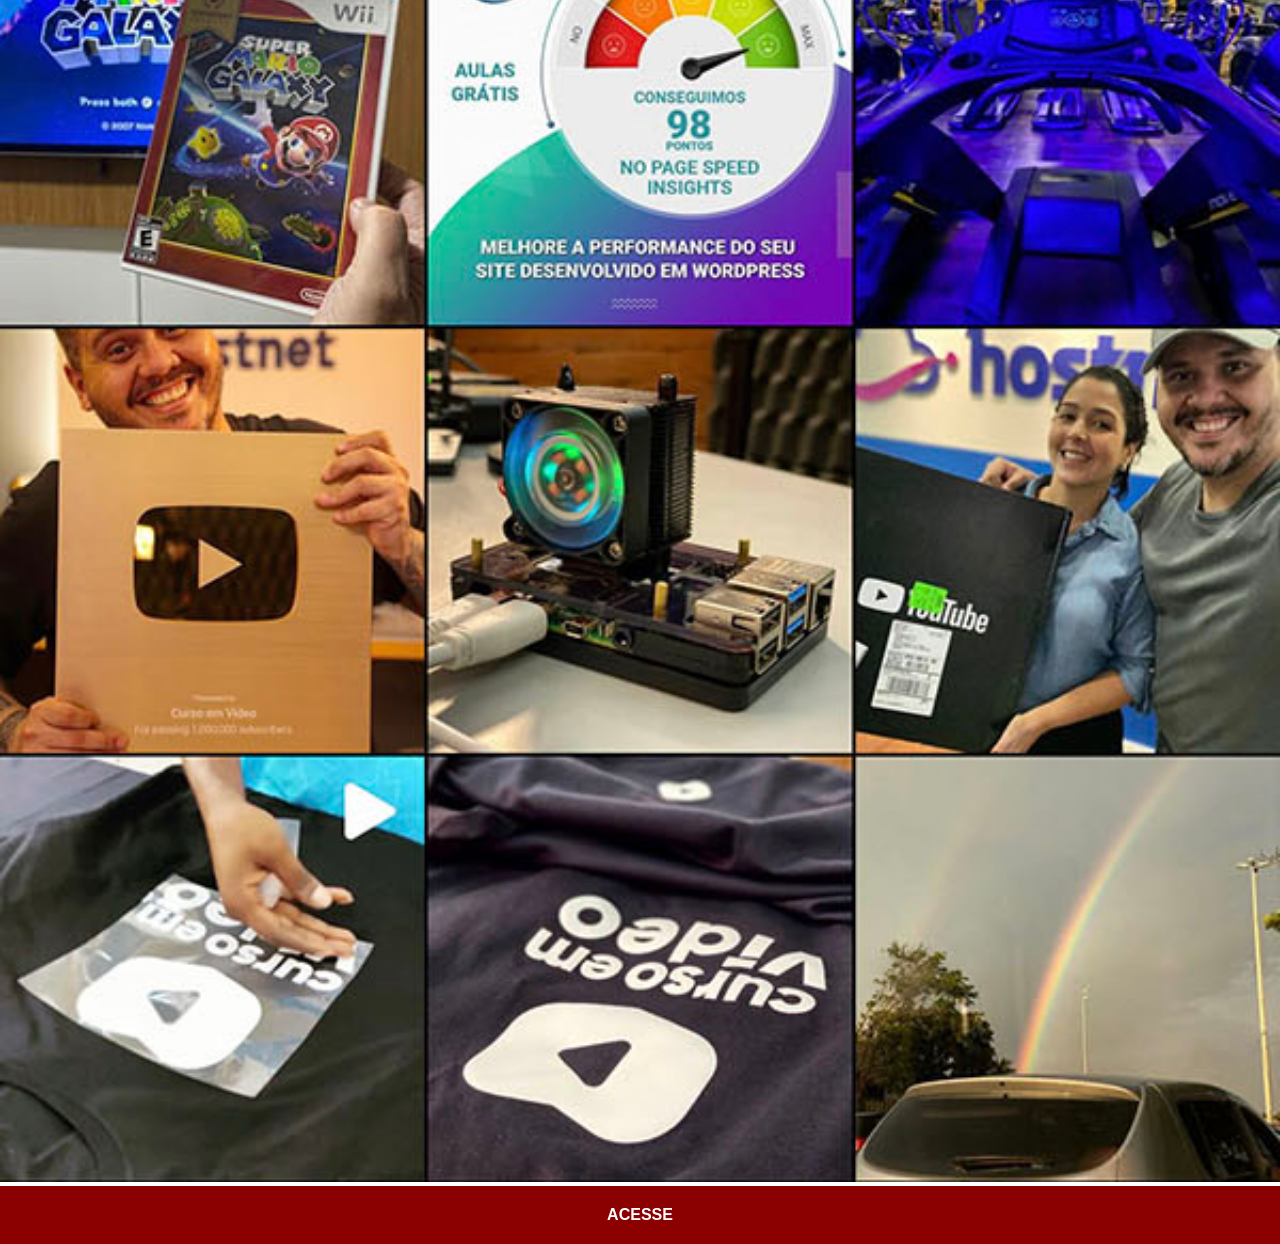
<file: instagram.html>
<!DOCTYPE html>
<html lang="pt-br">
<head>
    <meta charset="UTF-8">
    <meta name="viewport" content="width=device-width, initial-scale=1.0">
    <link rel="stylesheet" href="estilos/social.css">
    <title>Instagram</title>
</head>
<body>
    <img src="pacote-d013/imagens/tela-instagram.jpg" alt="">
    <a href="https://www.instagram.com/gustavoguanabara/">ACESSE</a>
</body>
</html>
</file>
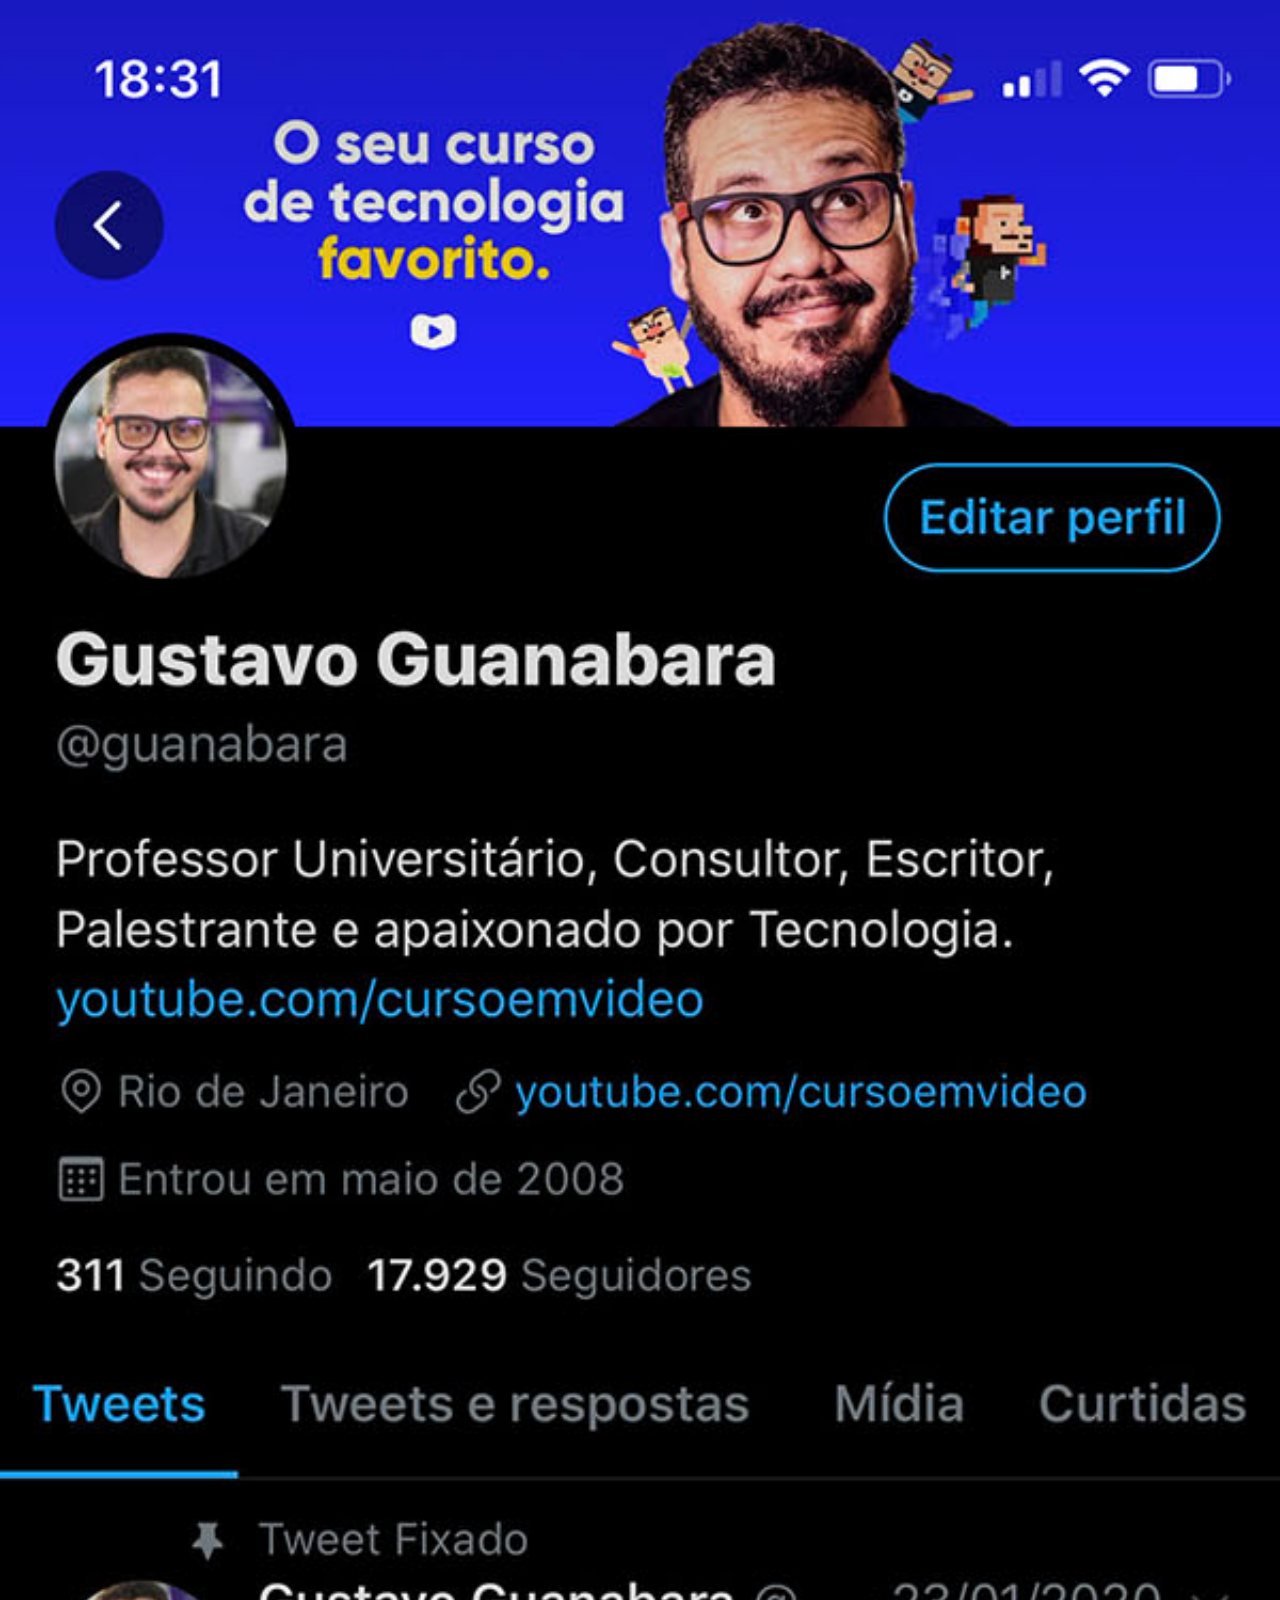
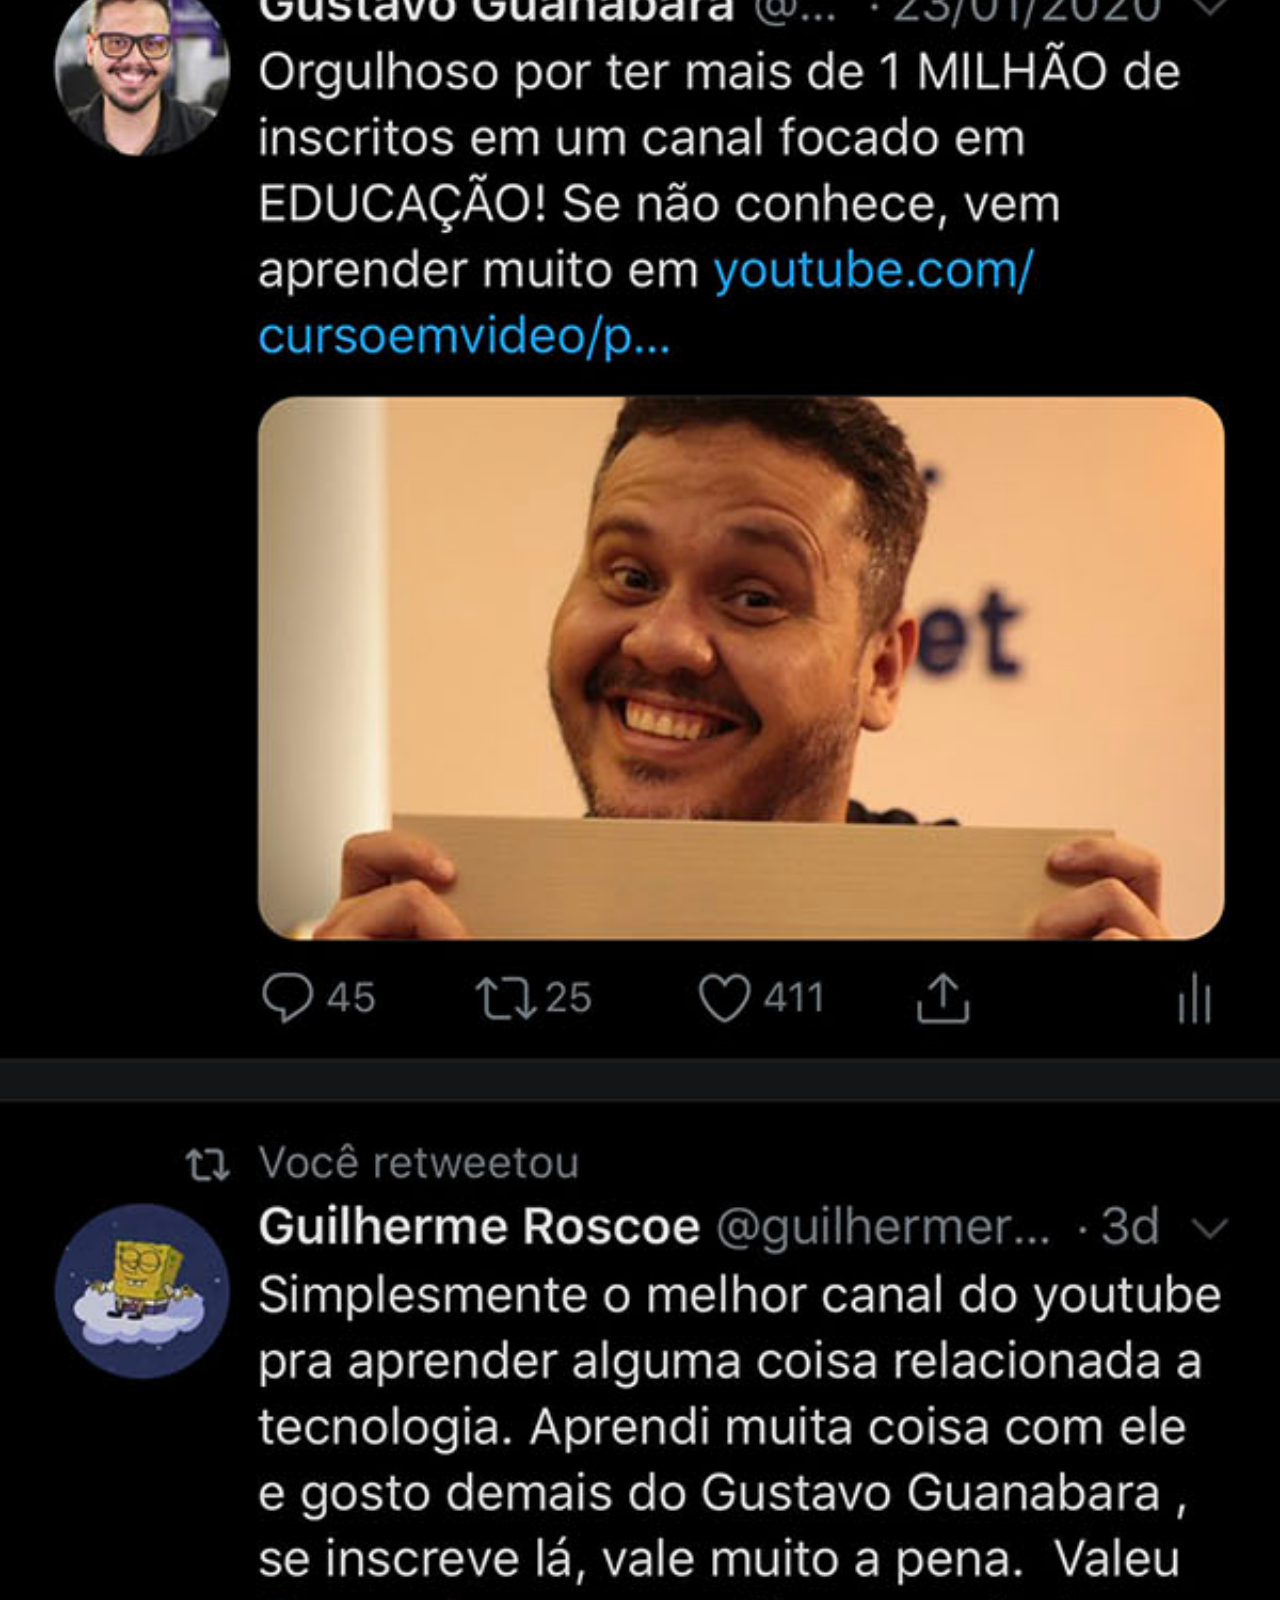
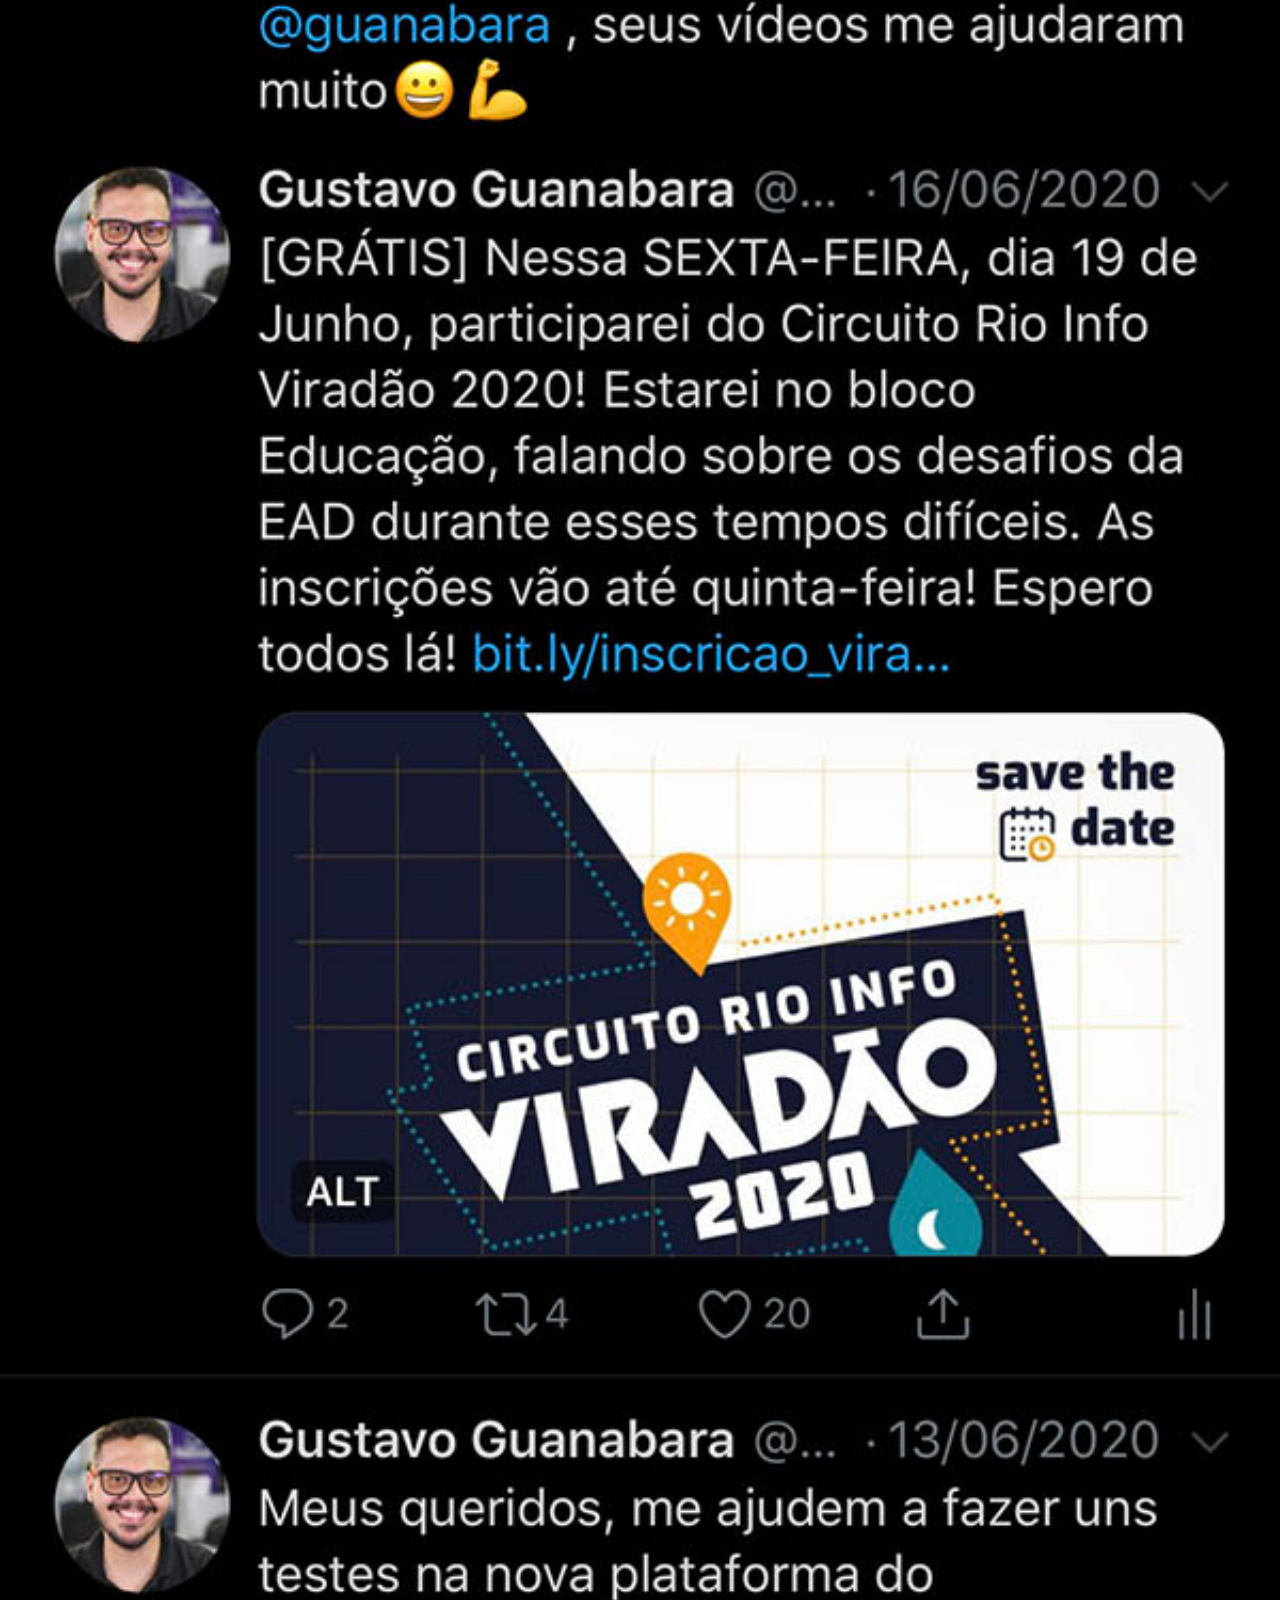
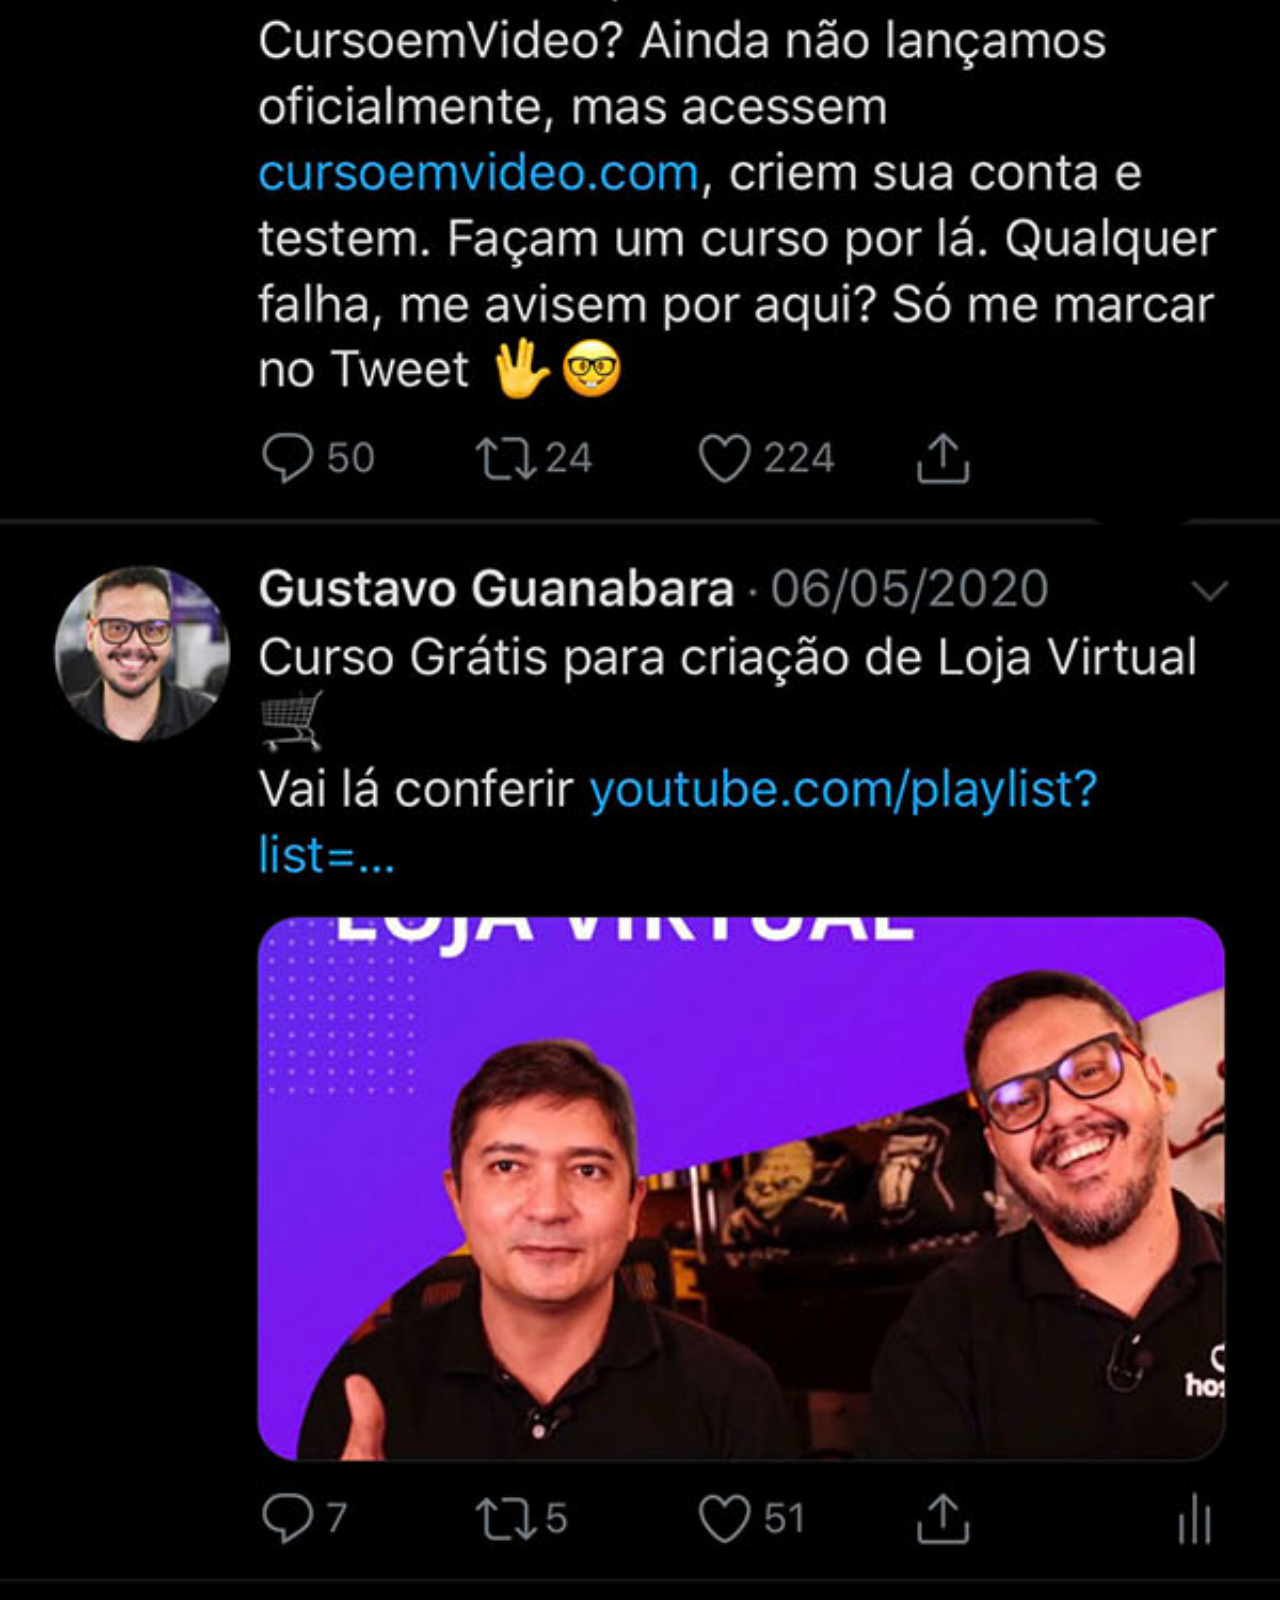
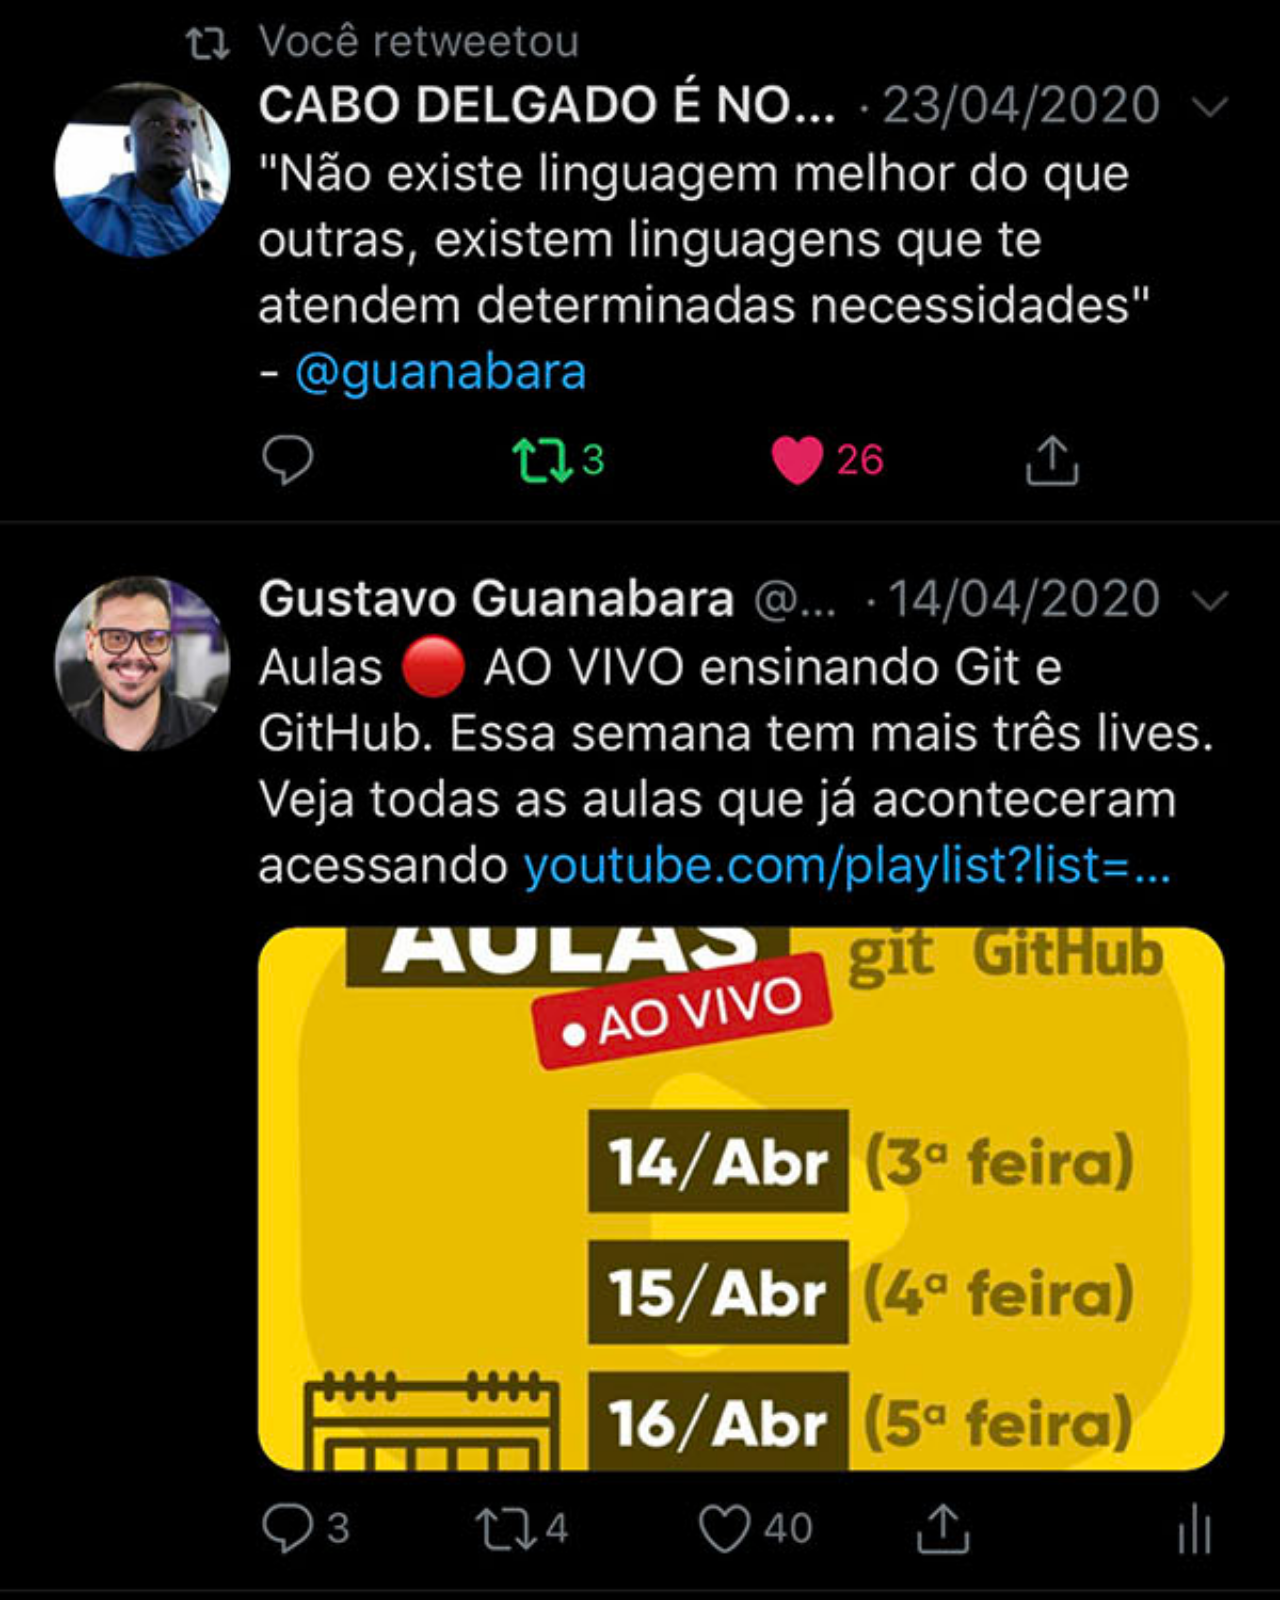
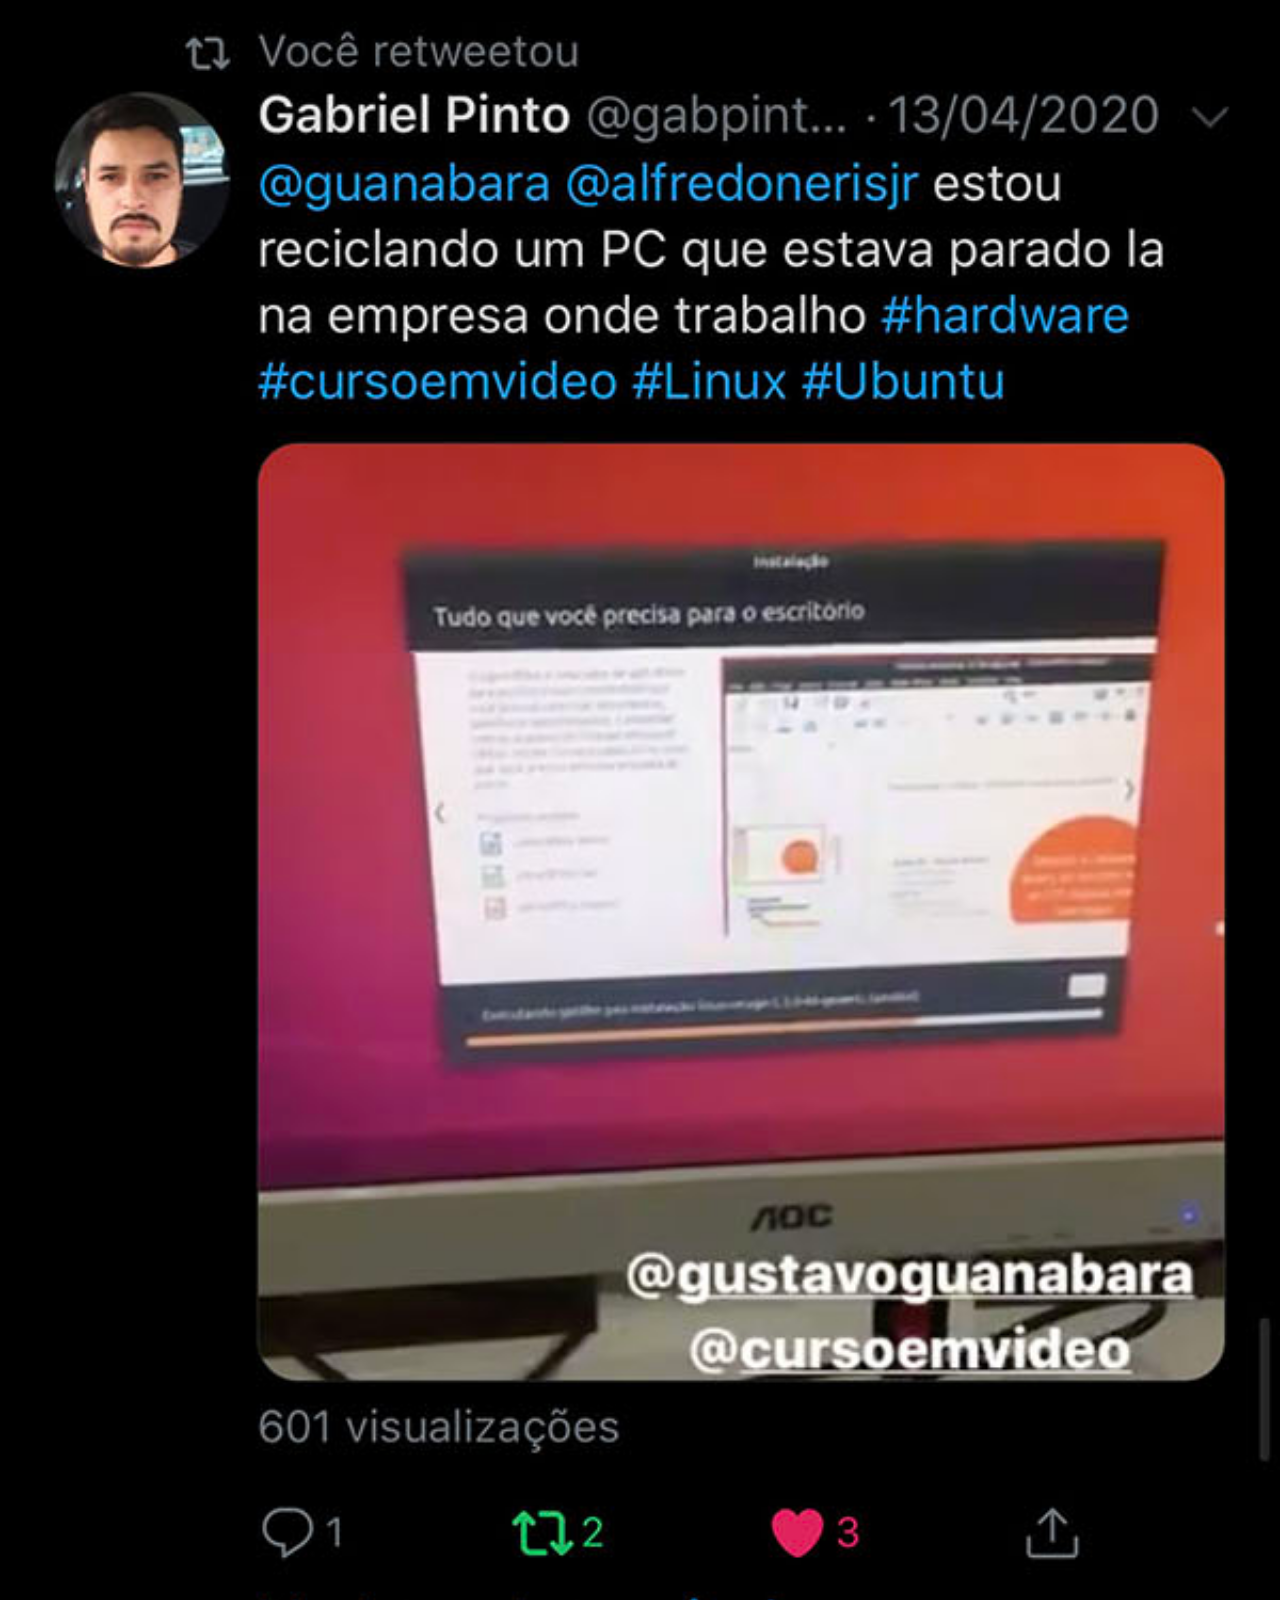
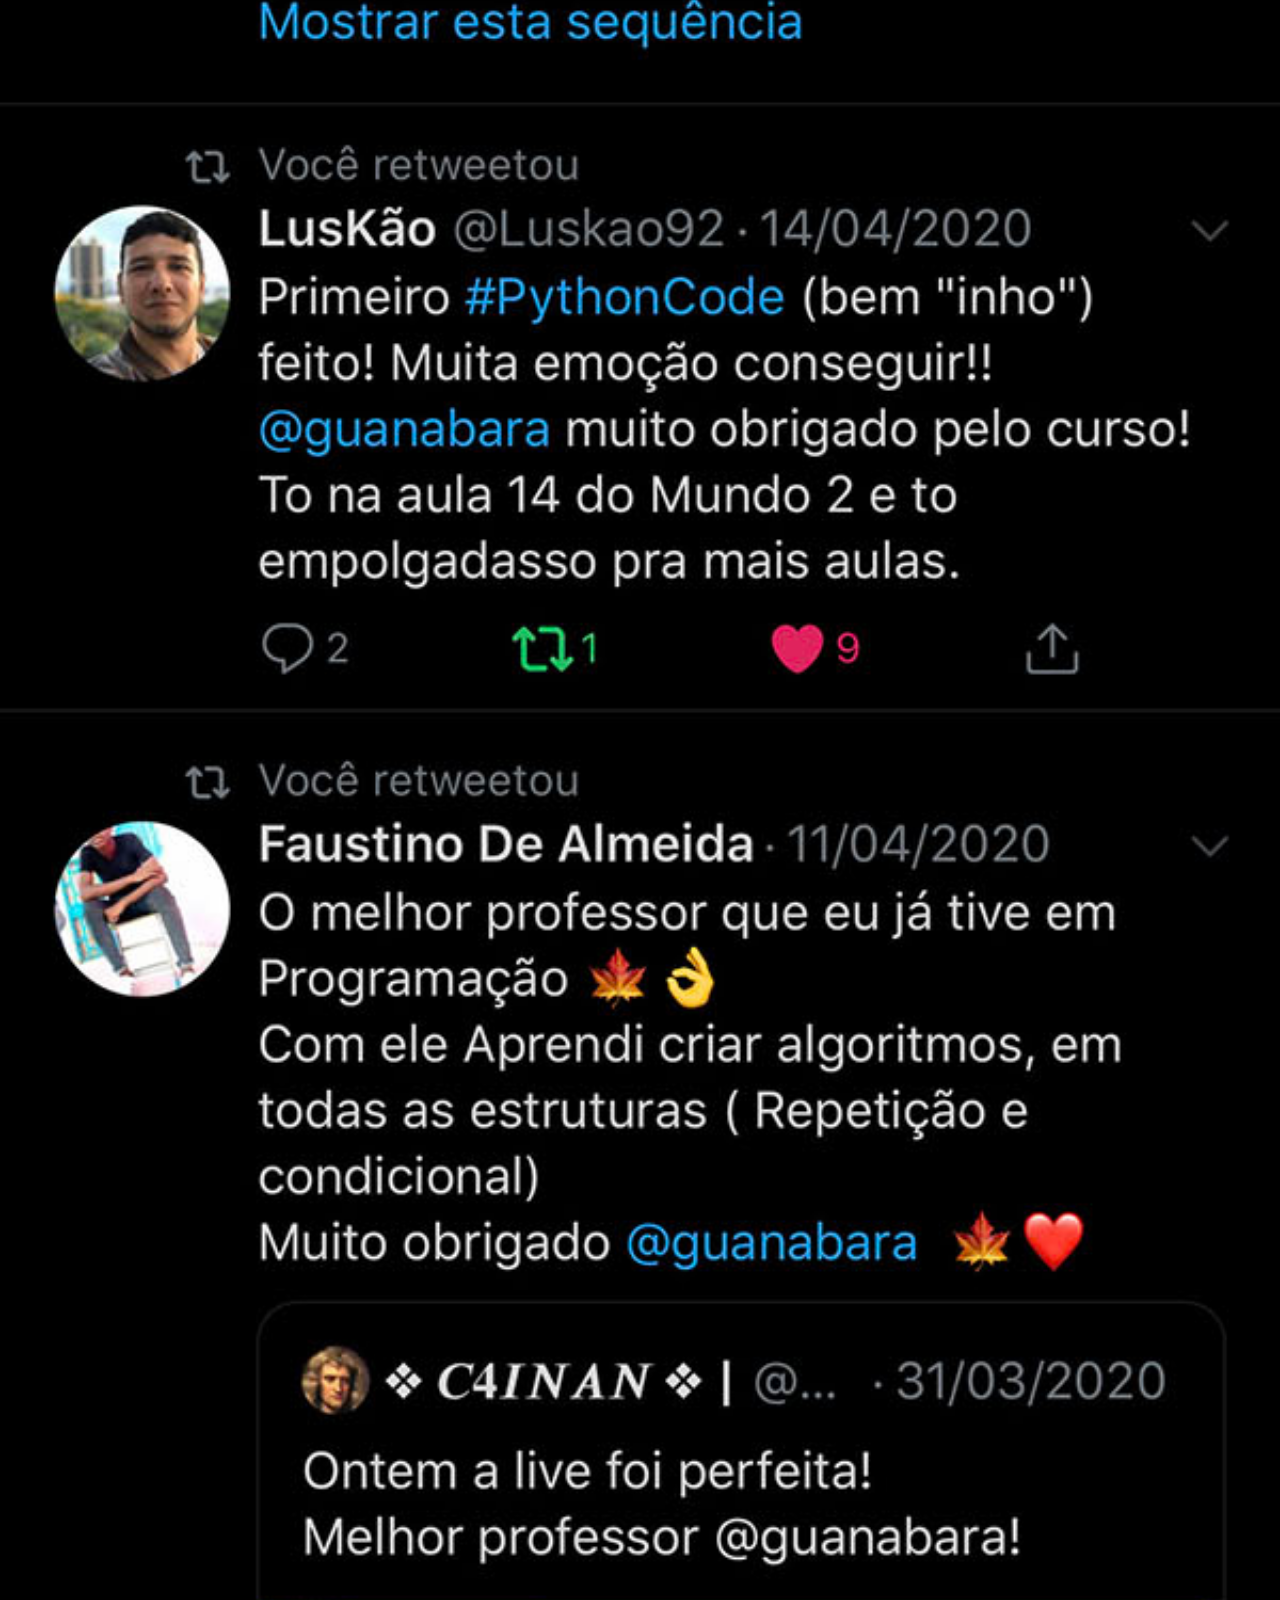
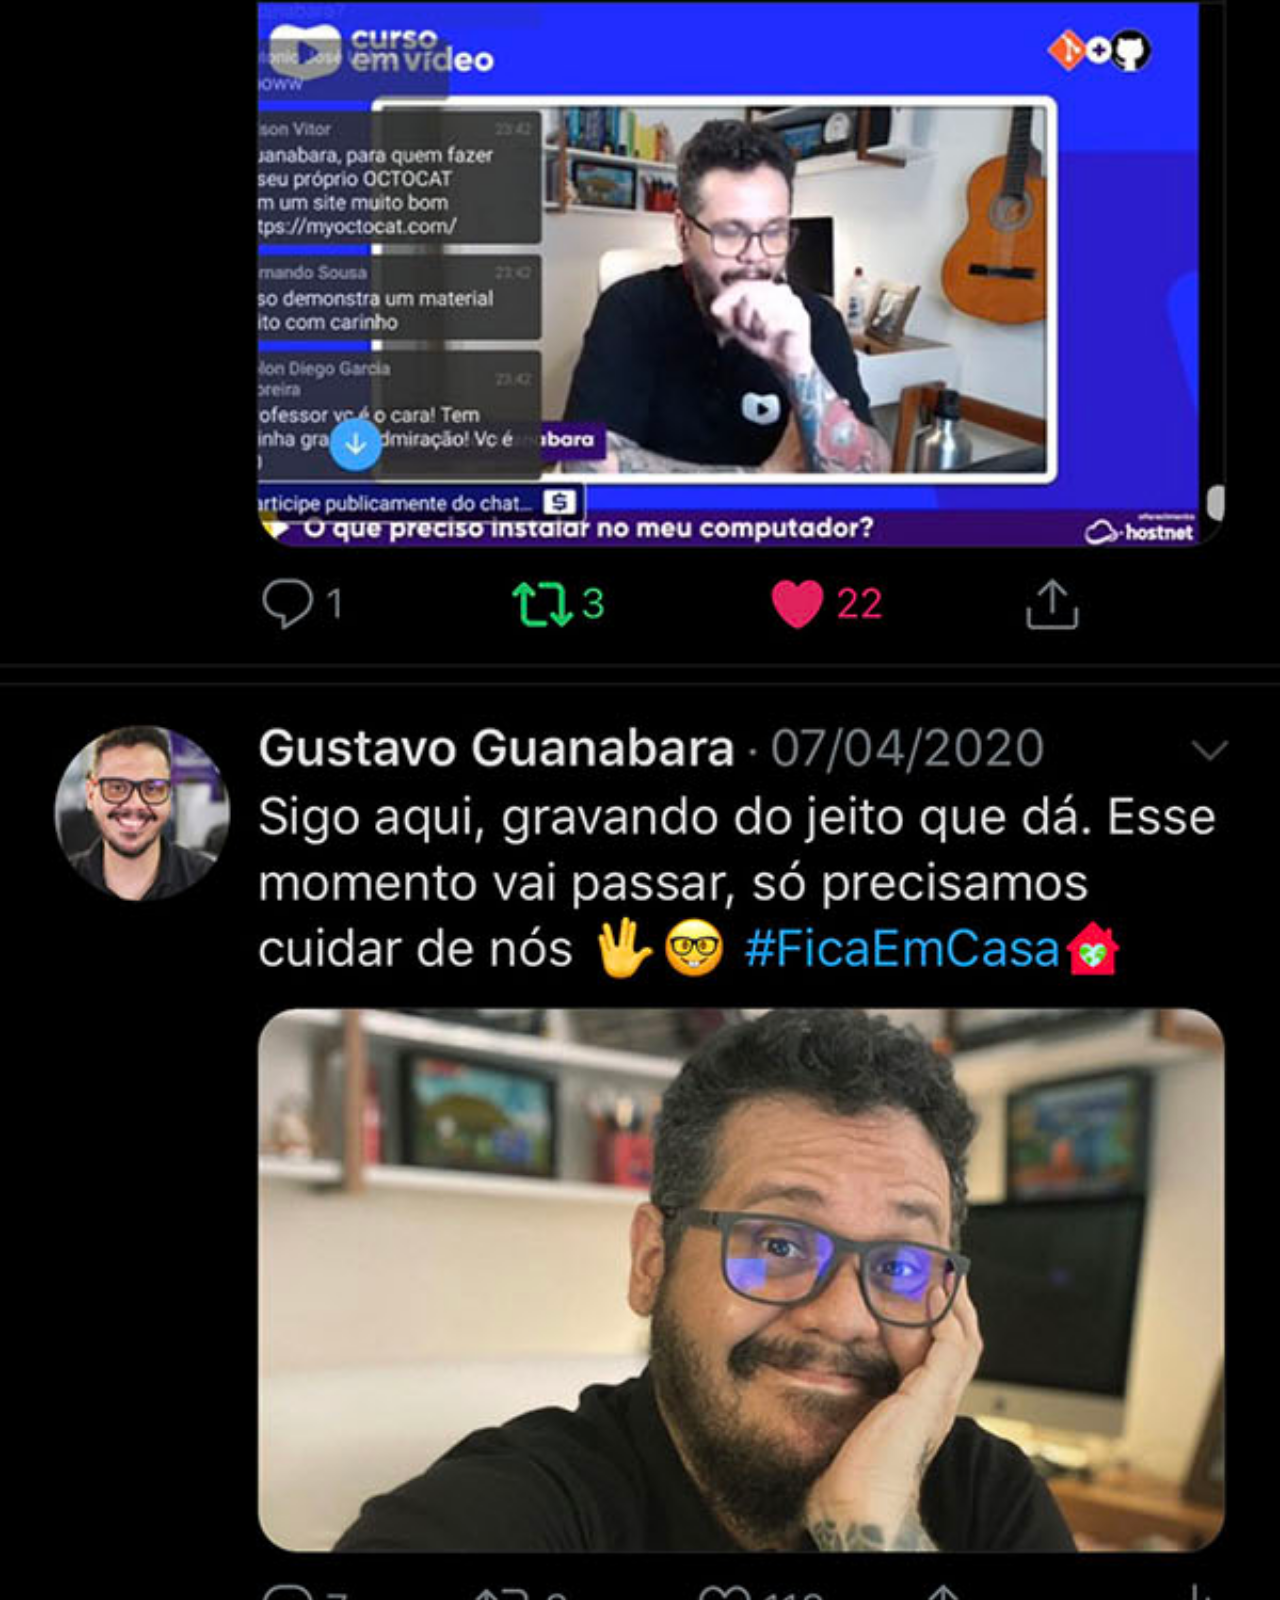
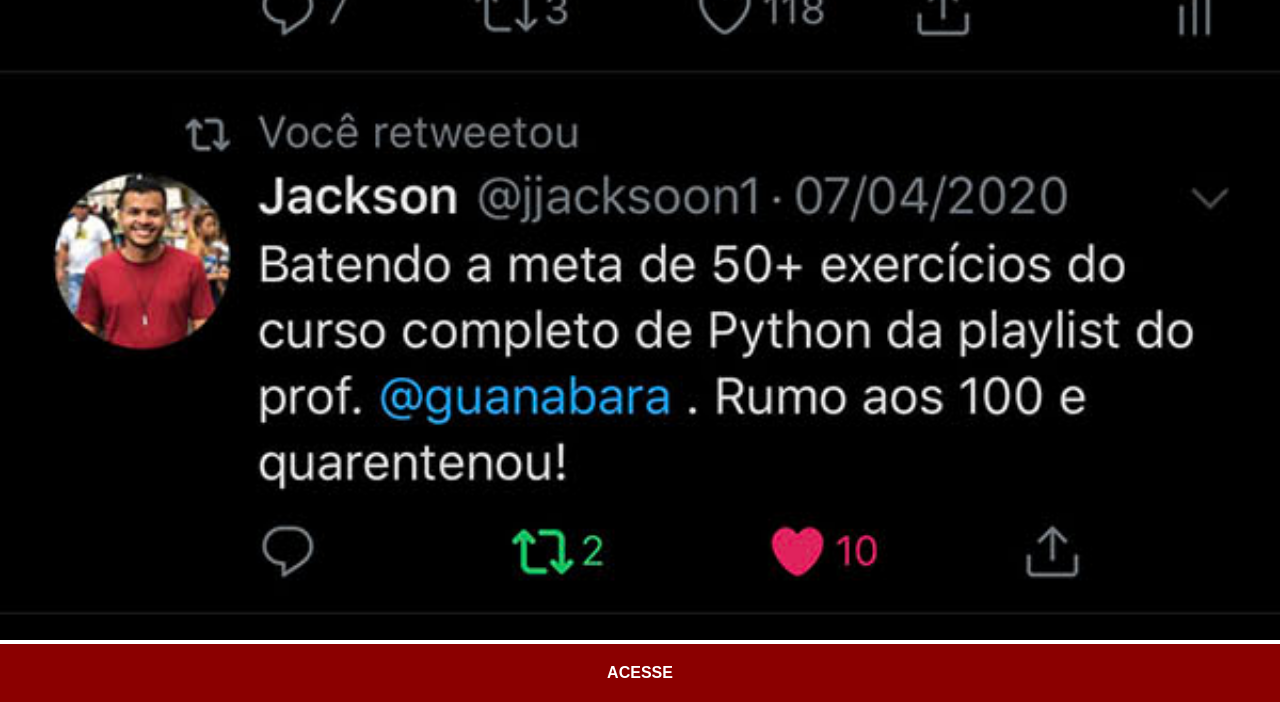
<file: x(old_twitter).html>
<!DOCTYPE html>
<html lang="pt-br">
<head>
    <meta charset="UTF-8">
    <meta name="viewport" content="width=device-width, initial-scale=1.0">
    <link rel="stylesheet" href="estilos/social.css">
    <title>Document</title>
</head>
<body>
    <img src="pacote-d013/imagens/tela-twitter.jpg" alt="">
    <a href="https://x.com/guanabara">ACESSE</a>
</body>
</html>
</file>
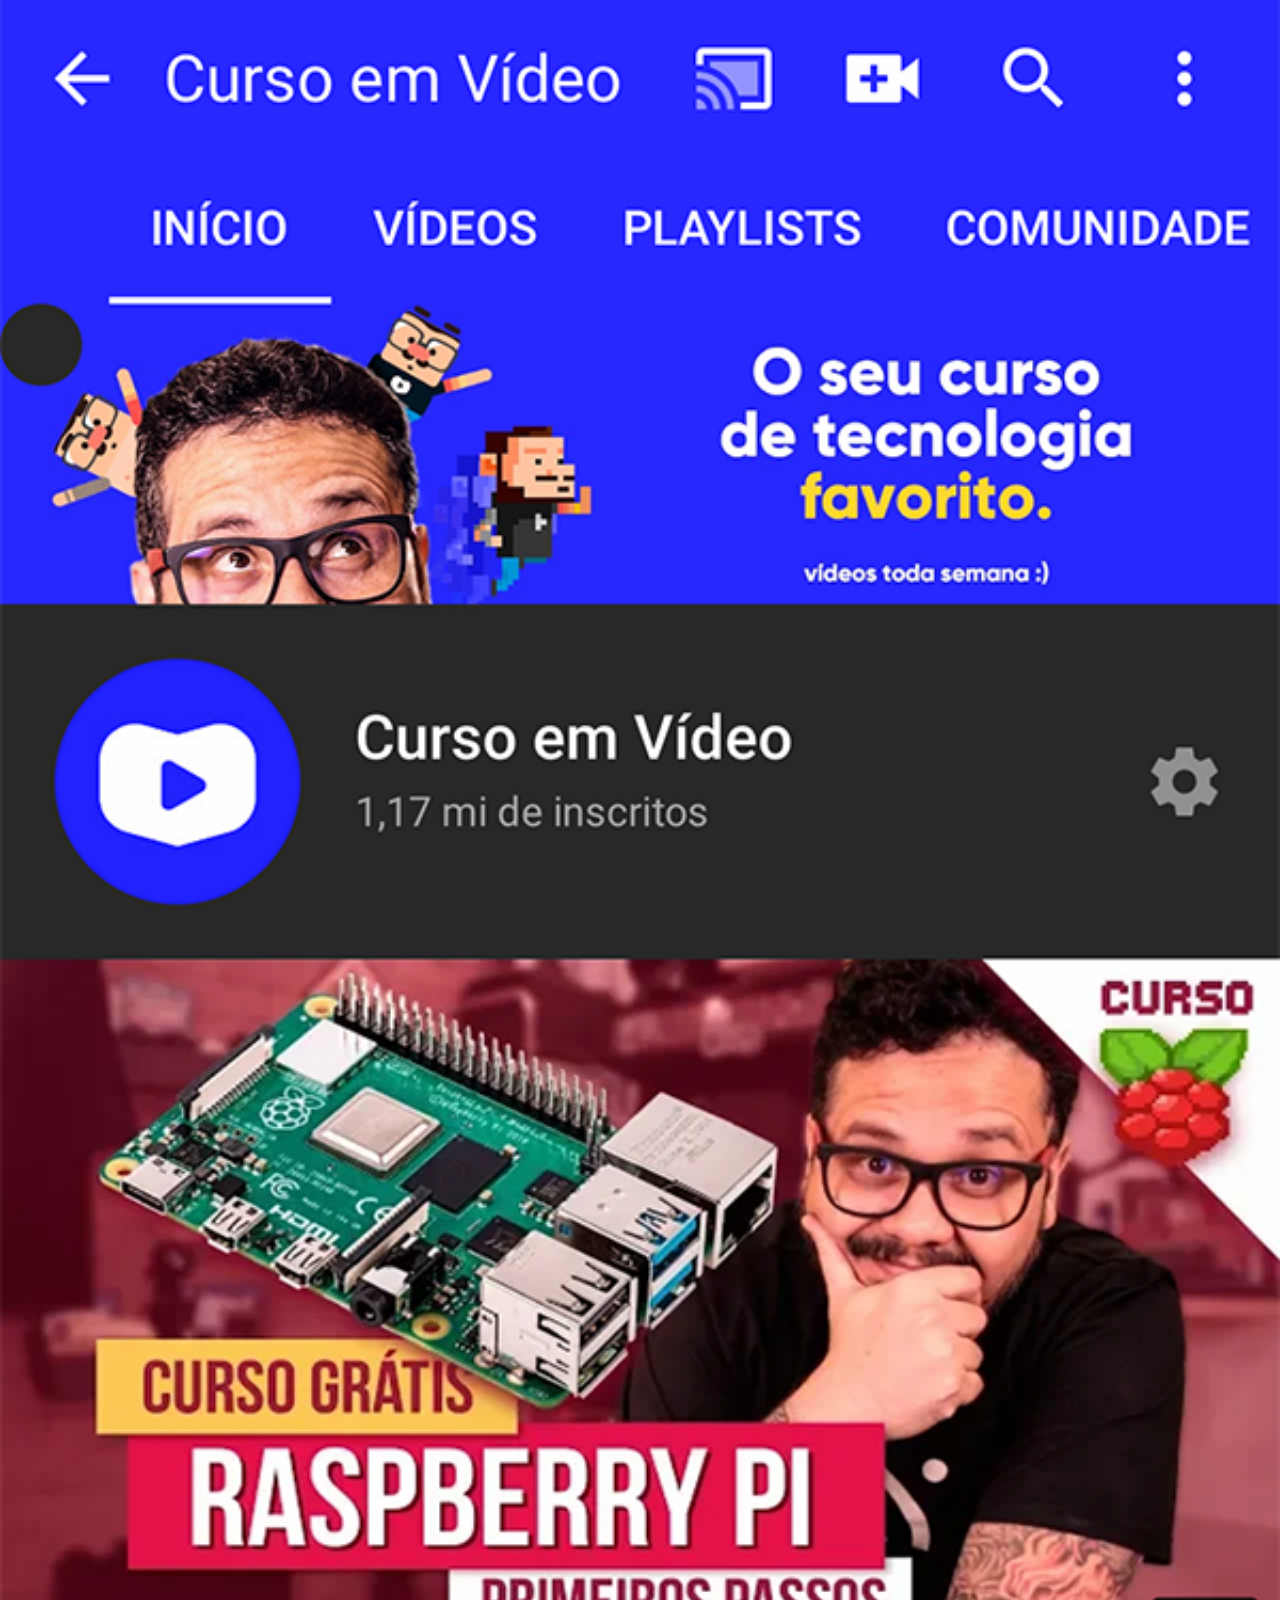
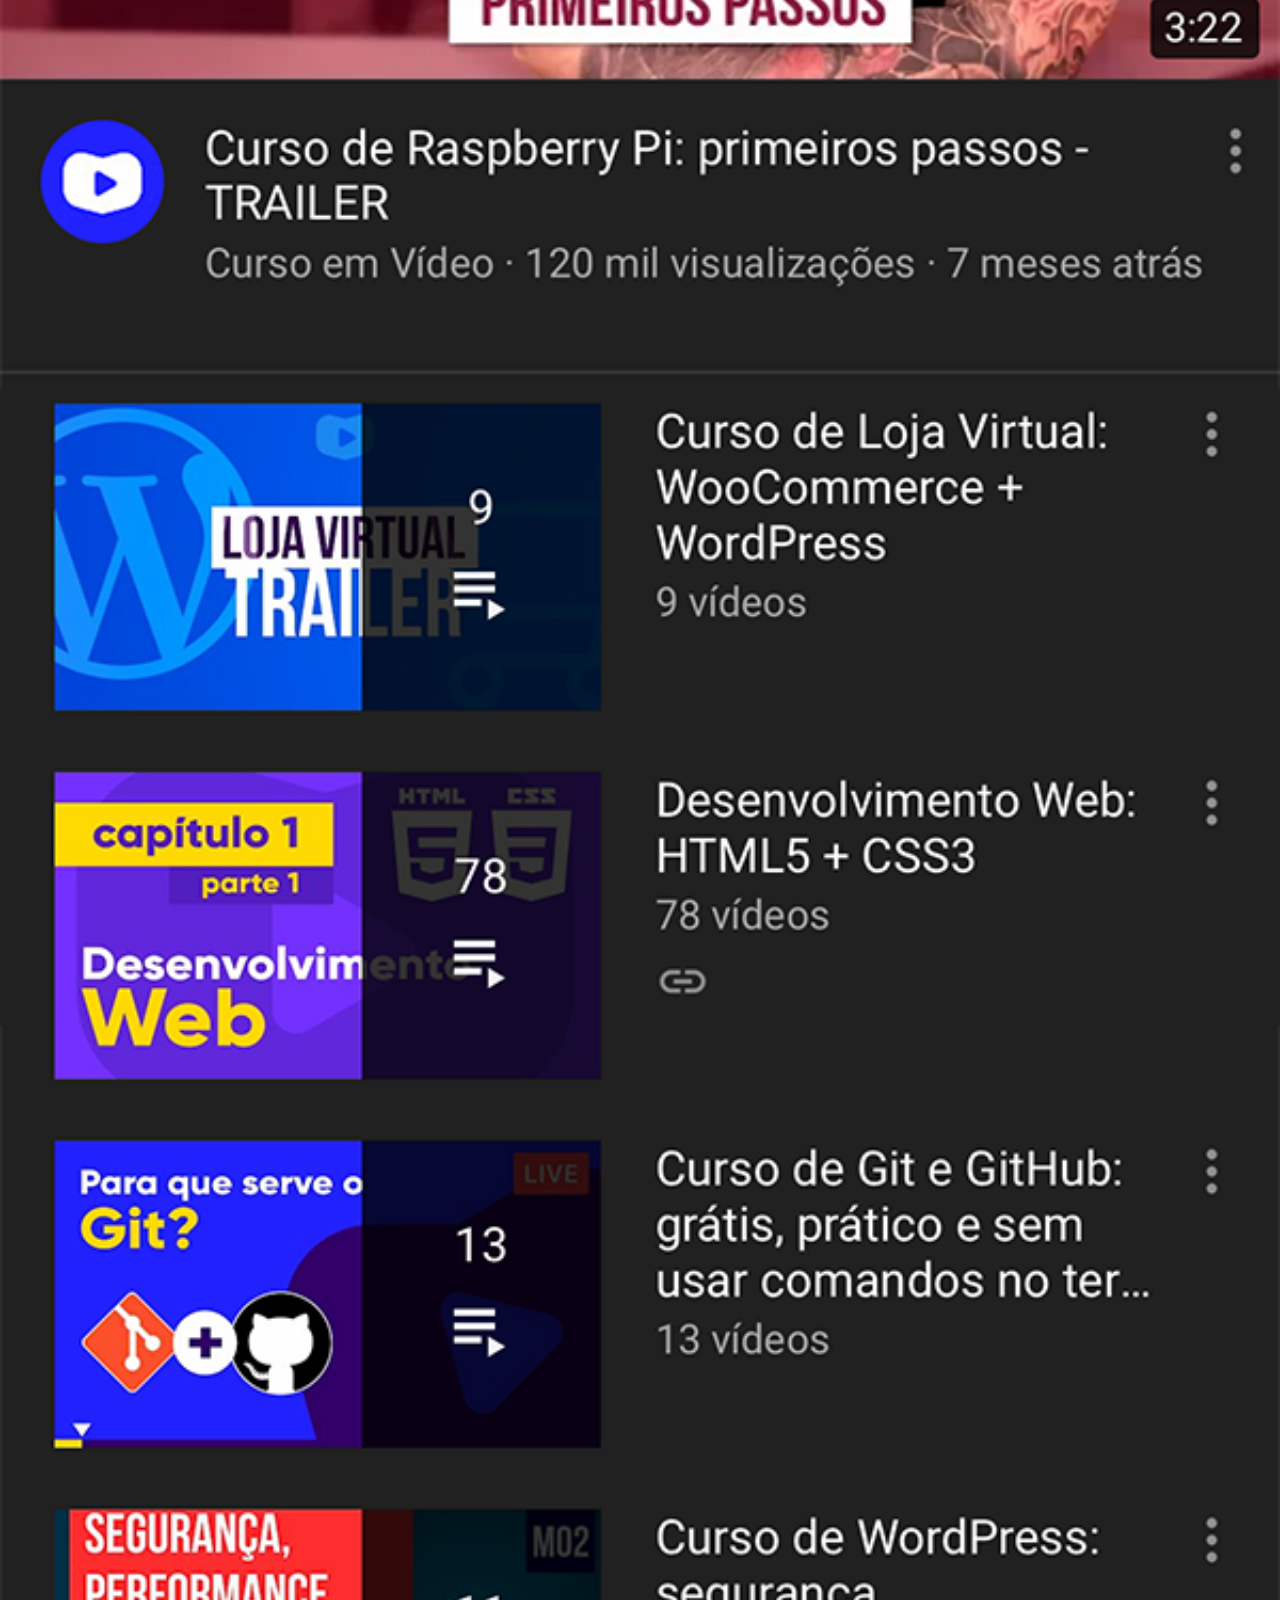
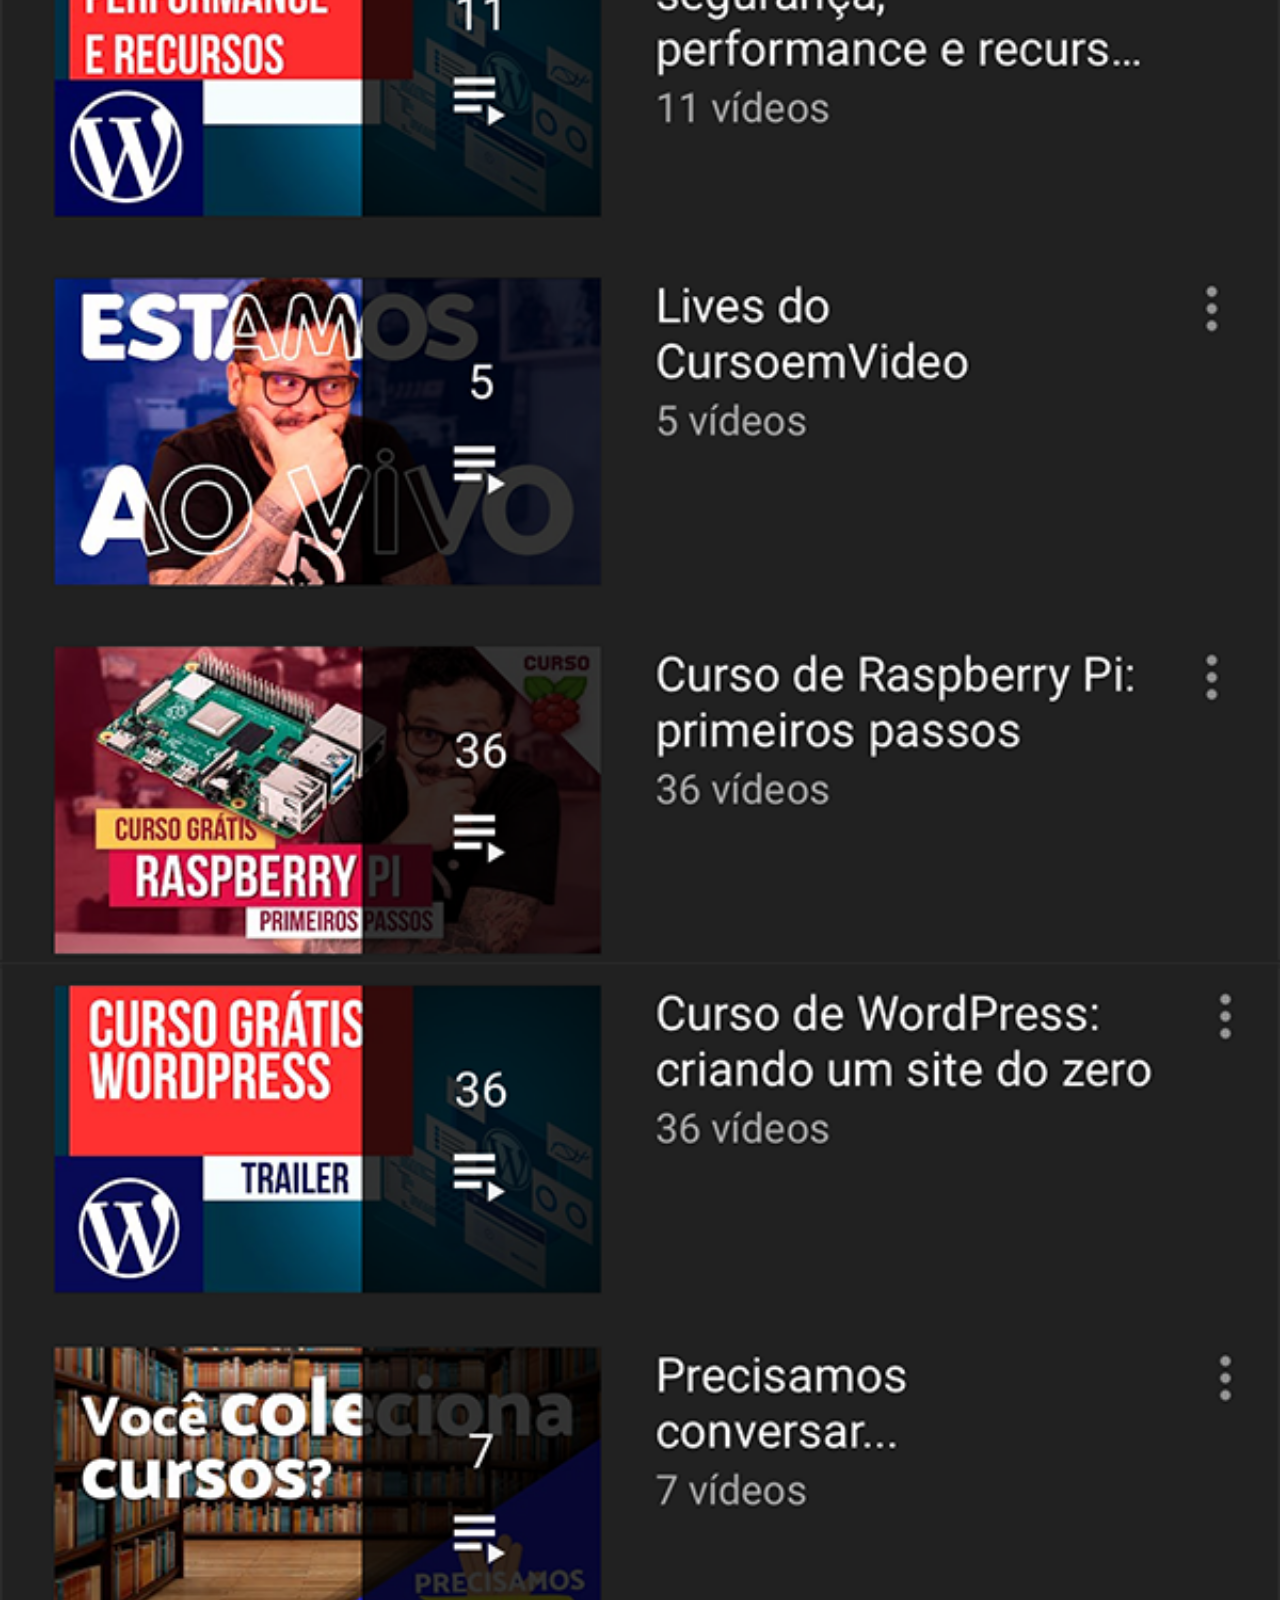
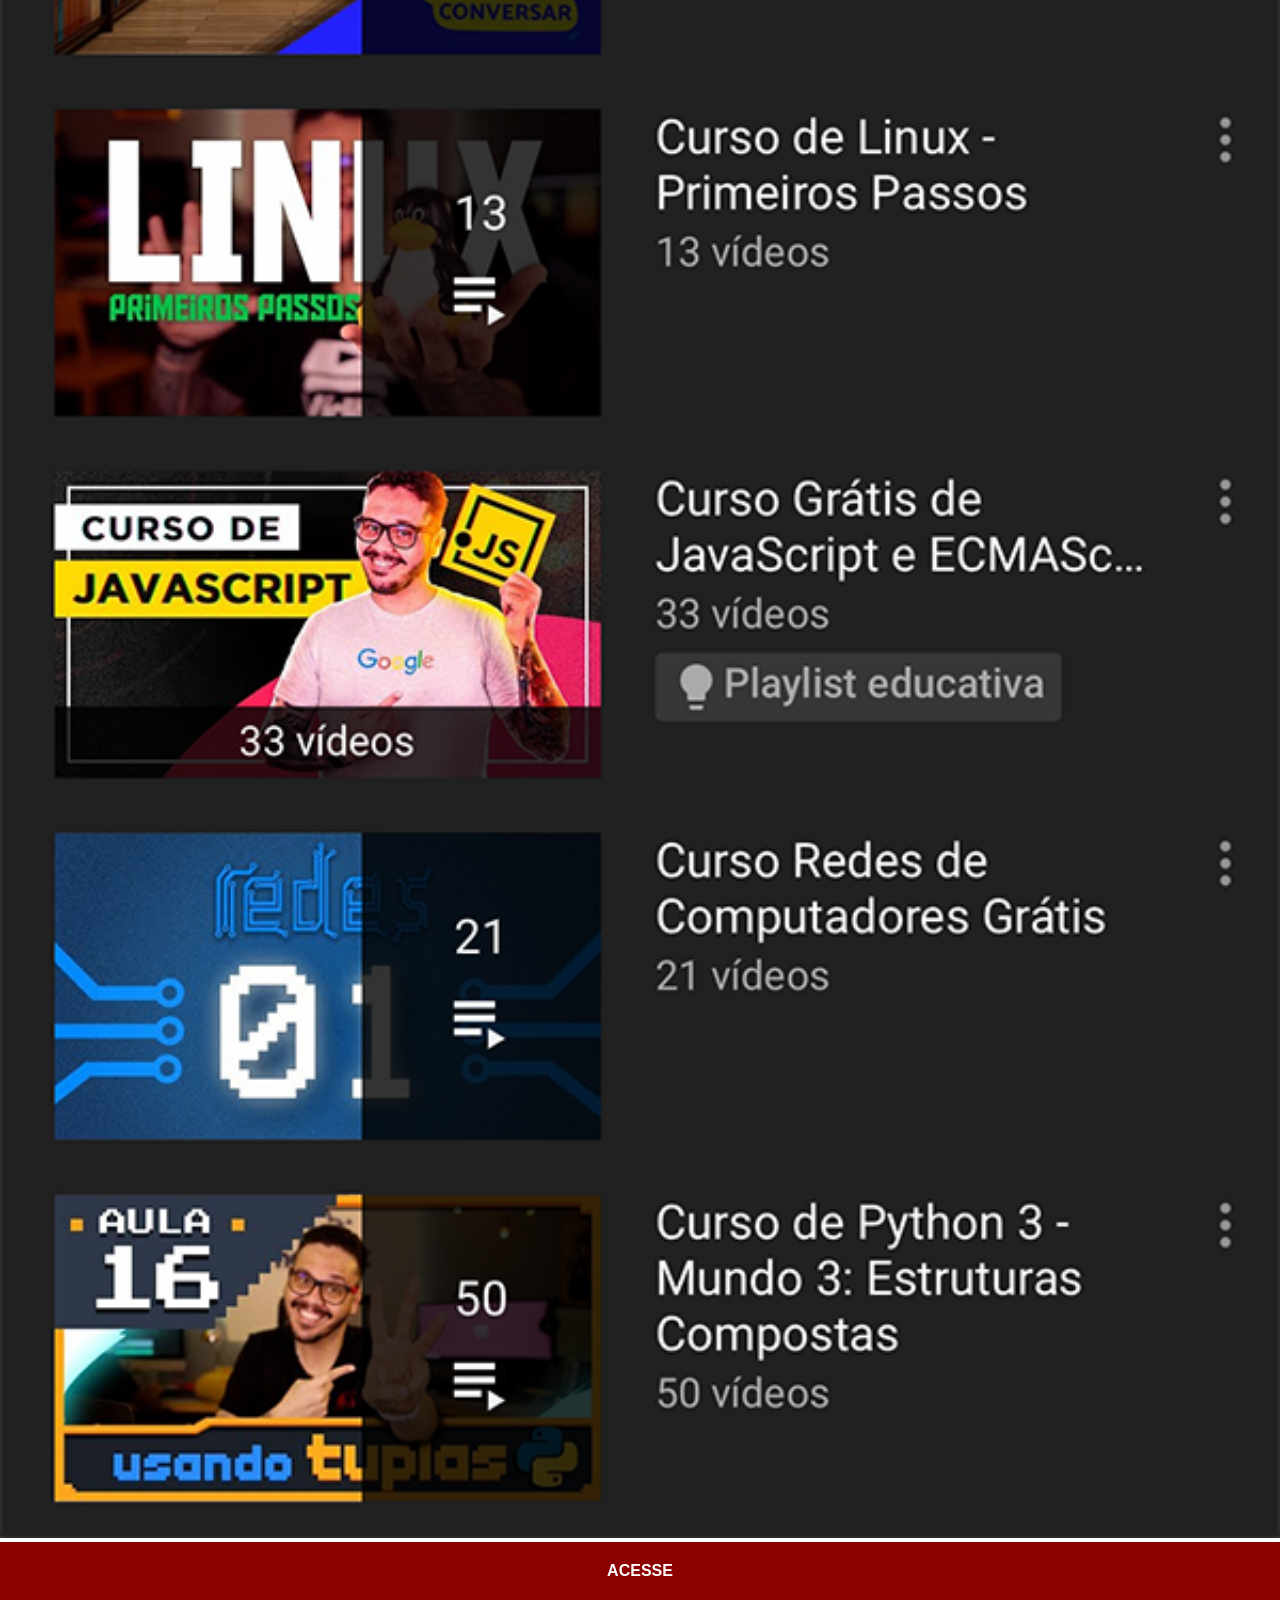
<file: youtube.html>
<!DOCTYPE html>
<html lang="pt-br">
<head>
    <meta charset="UTF-8">
    <meta name="viewport" content="width=device-width, initial-scale=1.0">
    <link rel="stylesheet" href="estilos/social.css">
    <title>YouTube</title>
</head>
<body>
    <img src="pacote-d013/imagens/tela-youtube.png" alt="">
    <a href="https://www.youtube.com/@cursoemvideo/playlists" target="_blank">ACESSE</a>
</body>
</html>
</file>
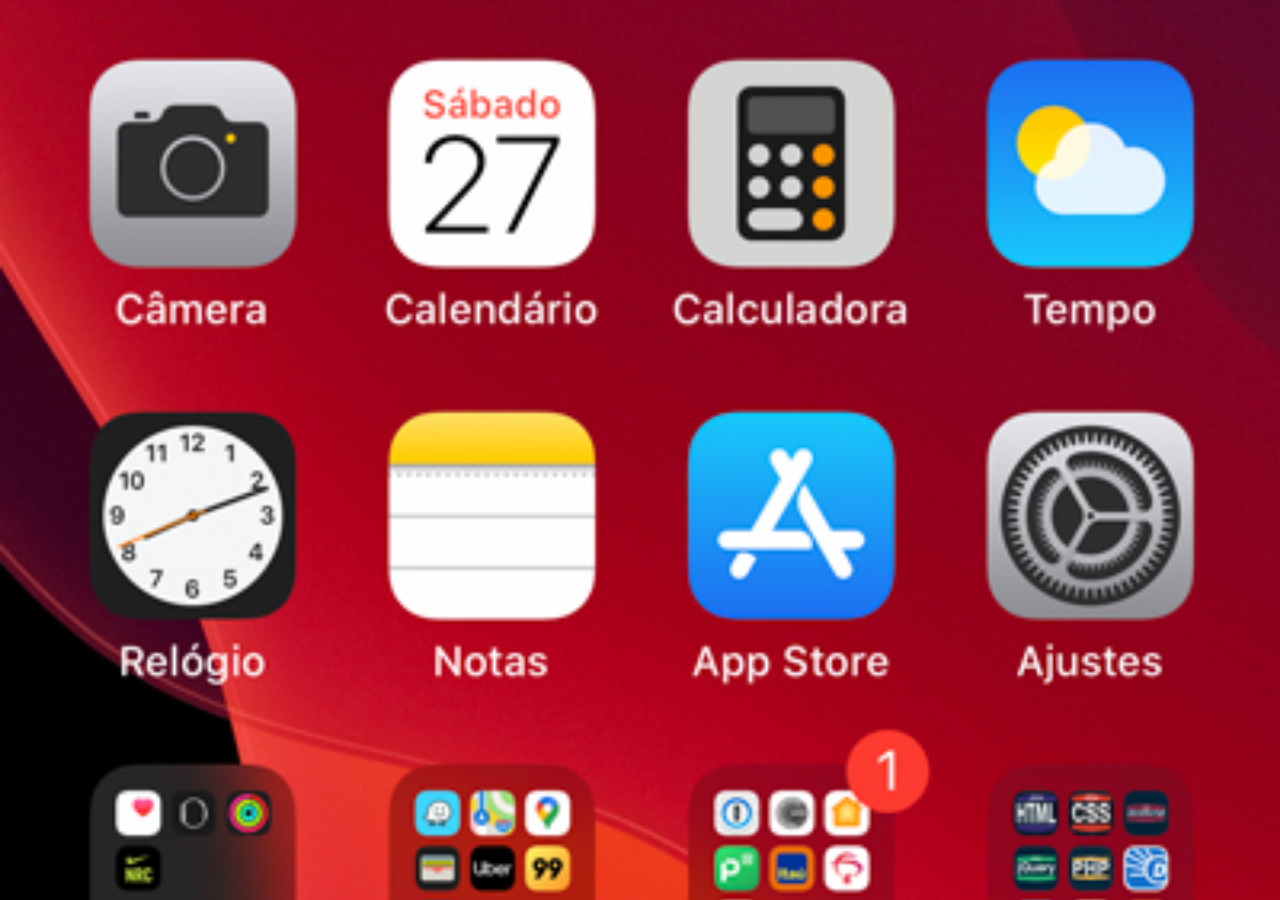
<file: pacote-d013/home.html>
<!DOCTYPE html>
<html lang="pt-br">
<head>
    <meta charset="UTF-8">
    <meta name="viewport" content="width=device-width, initial-scale=1.0">  
    <title>Document</title>
</head>
<style>
    * {
        margin: 0px;
        padding: 0px;
    }

    body {
        width: 100vw;
        height: 100vh;
        background: black url(../pacote-d013/imagens/tela-home.jpg) no-repeat top center;
        background-size: cover;
    }
</style>
<body>
    
</body>
</html>
</file>
<file: pacote-d013/pacote-d013/estilos/style.css>
@charset "UTF-8";

* {
    margin: 0px;
    padding: 0px;
    font-family: Arial, Helvetica, sans-serif;
}

html, body {
    height: 100vh;
    width: 100vw;
    background-color: black;
}

body {
    background: url('../imagens/fundo-madeira.jpg') no-repeat top center;
    background-size: cover;
    background-attachment: fixed;
}

main {
    height: 100vh;
    position: relative;
}

#telefone {
    position: absolute;
    top: 50%;
    left: 50%;
    transform: translate(-50%, -50%);
    height: 627px;
    width: 311px;
    background: url('../imagens/frame-iphone.png') no-repeat;
}

iframe#tela {
    position: relative;
    top: 80px;
    left: 22px;
    width: 269px;
    height: 471px;
    background-size: cover;
}

section#rede-social img {
    width: 50px;
    height: 50px;
    margin: 10px;
    border-radius: 50%;
    box-shadow: 2px 2px 3px rgba(0, 0, 0, 0.315);
    box-sizing: border-box;
}

#rede-social {
    text-align: right;
}

section#rede-social img:hover {
    border: 2px solid rgba(255, 255, 255, 0.605);
    transform: translate(-3px, -3px);
    box-shadow: 5px 5px 10px rgba(0, 0, 0, 0.477);
    transition: transform 0.5s, border 0.5s;
}
</file>
<file: estilos/social.css>
@charset "UTF-8";

* {
        margin: 0px;
        padding: 0px;  
        font-family: Arial, Helvetica, sans-serif;
    }

    ::-webkit-scrollbar {
        width: 0px;
        height: 0px;
    }

    img {
        width: 100vw;
    }

    a {
        display: block;
        background-color: darkred;
        color: white;
        padding: 20px;
        text-align: center;
        font-weight: bolder;
        text-decoration: none;
    }

    a:hover {
        background-color: red;
    }
</file>
